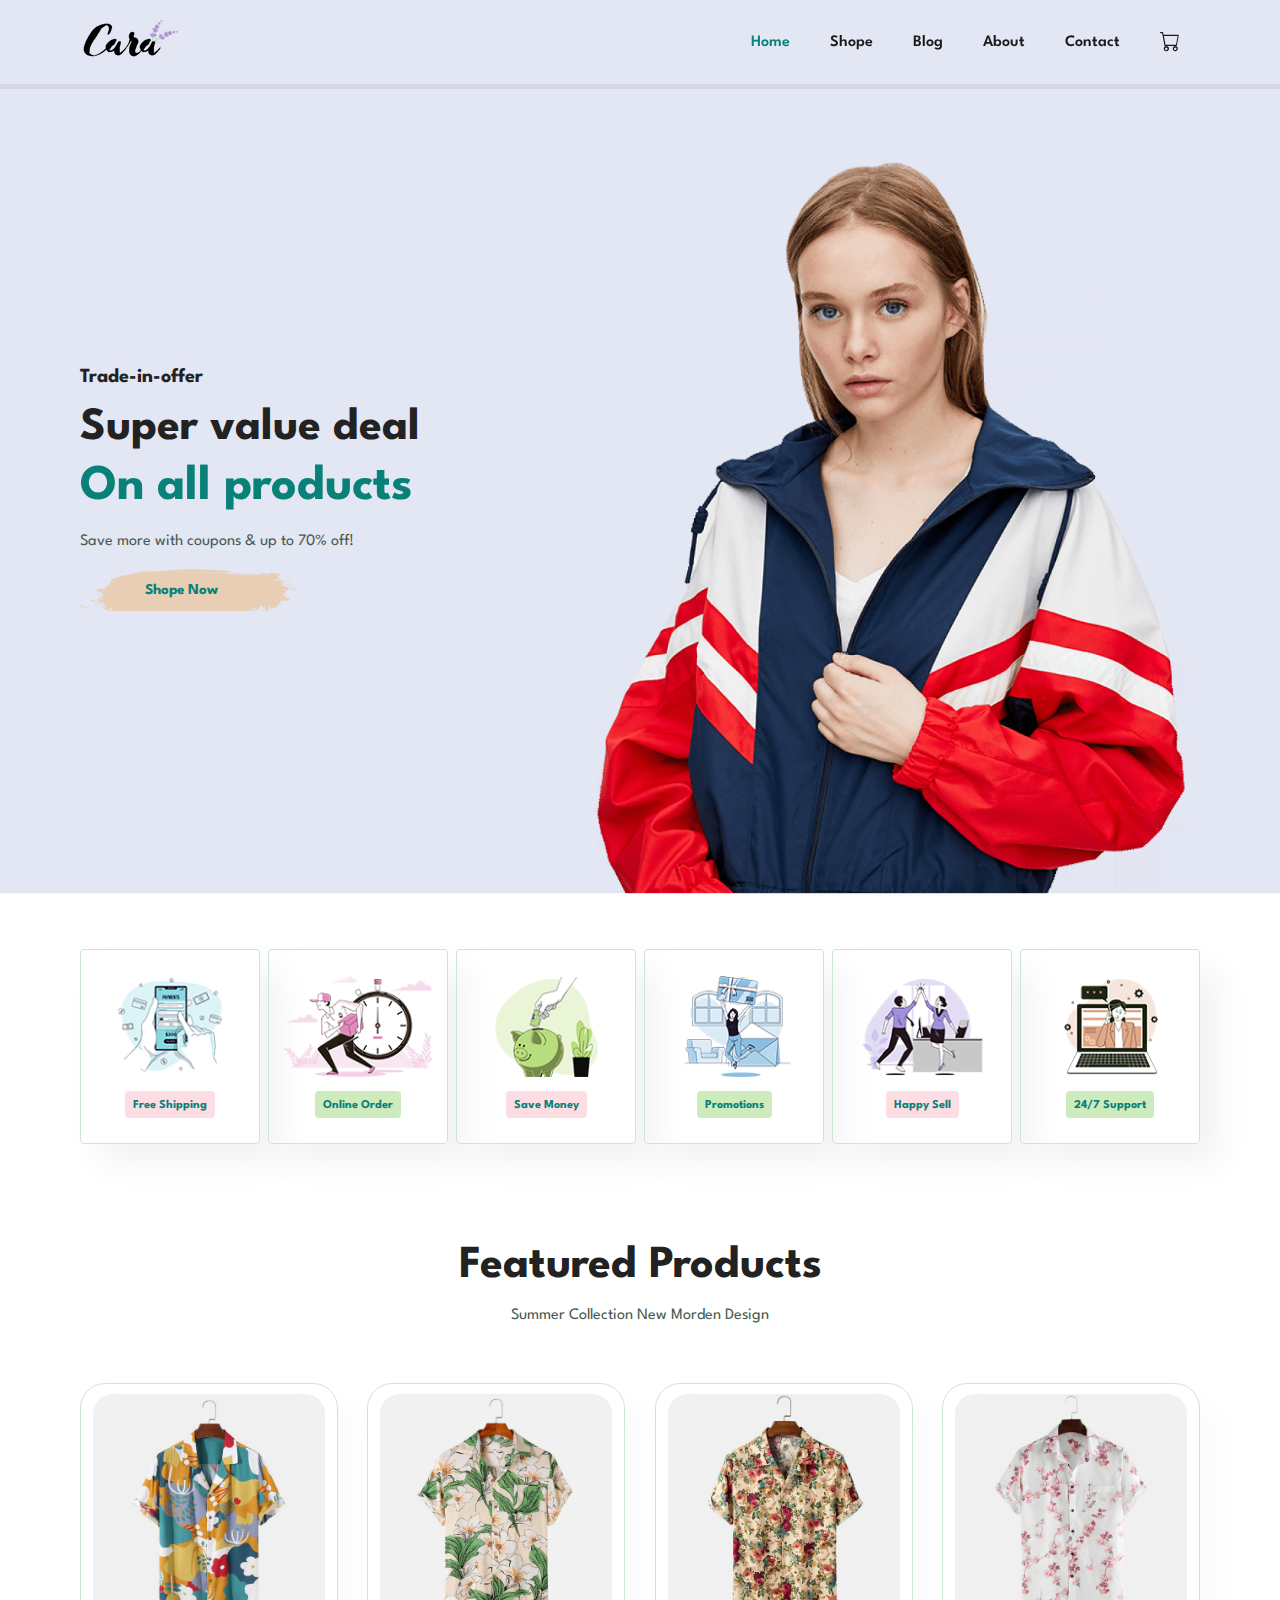
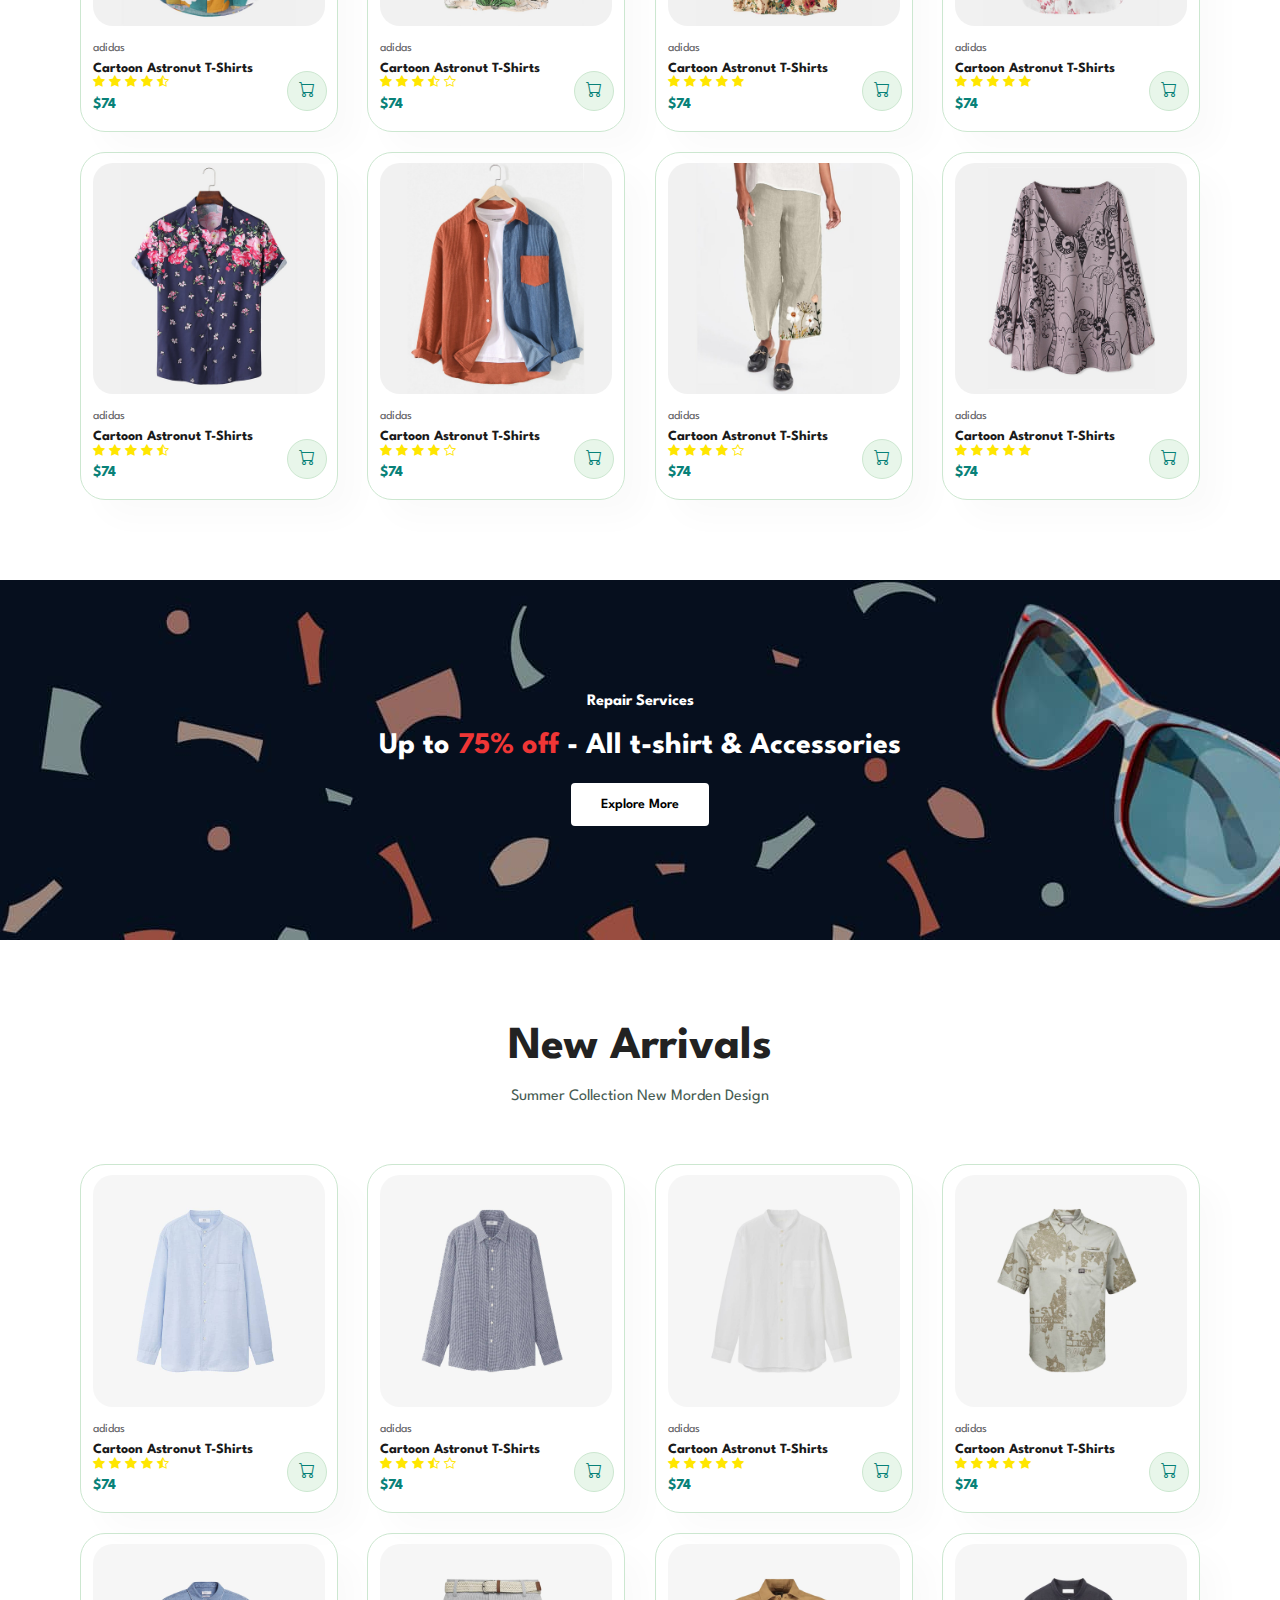
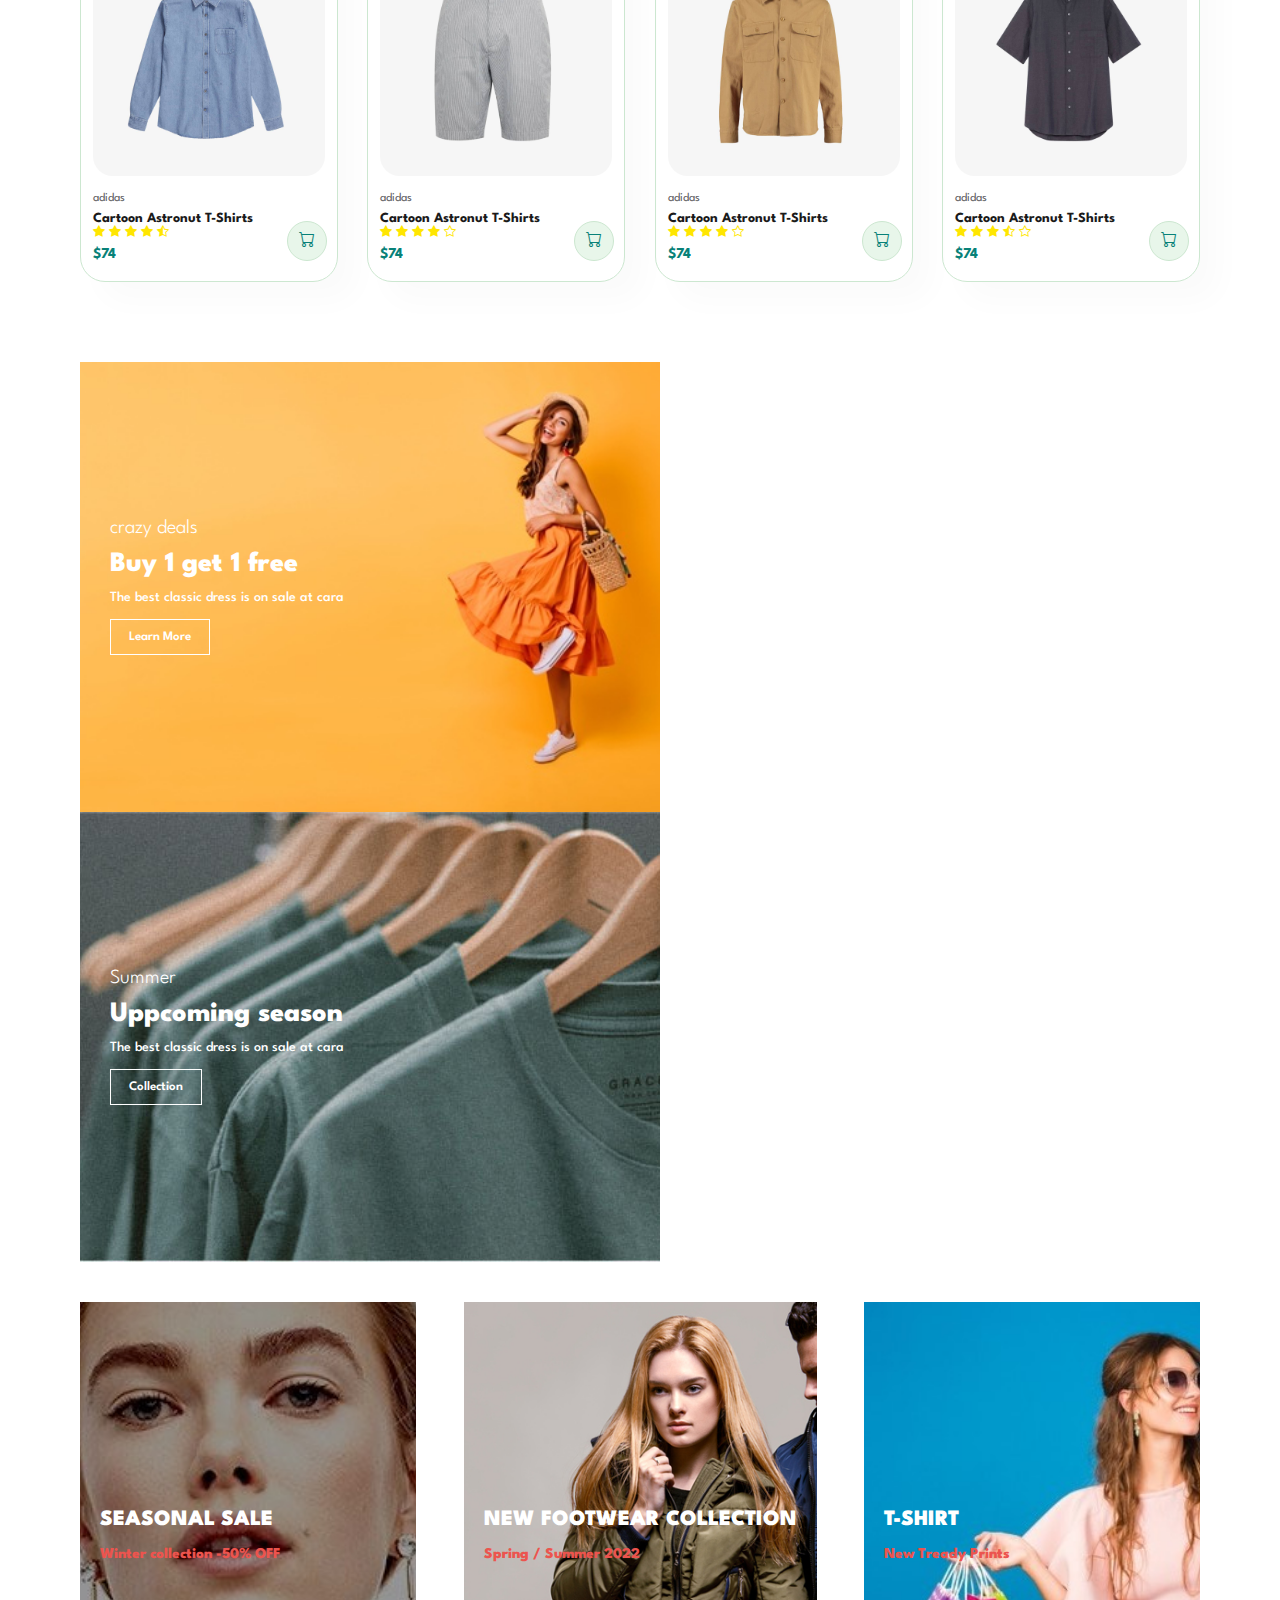
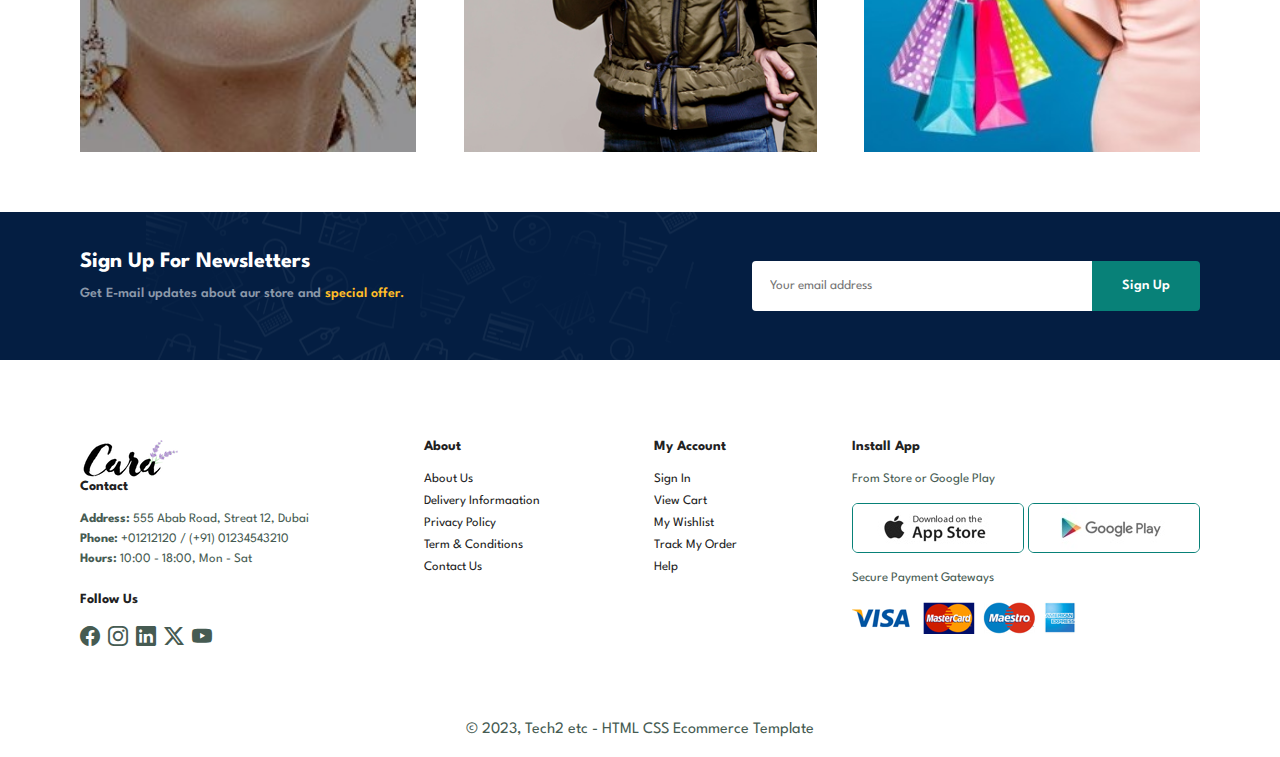
<file: index.html>
<!DOCTYPE html>
<html lang="en">

    <head>
        <meta charset="UTF-8">
        <meta http-equiv="X-UA-Compatible" content="IE=edge">
        <meta name="viewport" content="width=device-width, initial-scale=1.0">
        <title>dukan</title>
        <link rel="stylesheet" href="https://cdn.jsdelivr.net/npm/bootstrap-icons@1.11.3/font/bootstrap-icons.min.css">

        <link rel="stylesheet" href="style.css">
    </head>

    <body>
        <section class="header">
            <a href=""><img src="img/logo.png" class="logo" alt="img"></a>
            <div>
                <ul class="navbar">
                    <li><a class="active" href="">Home</a></li>
                    <li><a href="shop.html">Shope</a></li>
                    <li><a href="blog.html">Blog</a></li>
                    <li><a href="about.html">About</a></li>
                    <li><a href="contact.html">Contact</a></li>
                    <li><a href="hcome"><i class="bi bi-cart cartt"></i></a></li>
                    <a href="#" class="close"><i class="bi bi-x-lg"></i></a>
                </ul>
            </div>
            <div class="mobile">
                <a href="hcome"><i class="bi bi-cart cartt"></i></a>
                <i id="bar" class="bi bi-list"></i>
            </div>
        </section>

        <section class="hero">
            <h4>Trade-in-offer</h4>
            <h2>Super value deal</h2>
            <h1>On all products</h1>
            <p>Save more with coupons & up to 70% off!</p>
            <button>Shope Now</button>
        </section>

        <section class="feature section-p1">
            <div class="fe-box">
                <img src="img/features/f1.png" alt="img">
                <h6>Free Shipping</h6>
            </div>
            <div class="fe-box">
                <img src="img/features/f2.png" alt="img">
                <h6>Online Order</h6>
            </div>
            <div class="fe-box">
                <img src="img/features/f3.png" alt="img">
                <h6>Save Money</h6>
            </div>
            <div class="fe-box">
                <img src="img/features/f4.png" alt="img">
                <h6>Promotions</h6>
            </div>
            <div class="fe-box">
                <img src="img/features/f5.png" alt="img">
                <h6>Happy Sell</h6>
            </div>
            <div class="fe-box">
                <img src="img/features/f6.png" alt="img">
                <h6>24/7 Support</h6>
            </div>
        </section>

        <section class="product1 section-p1">
            <h2>Featured Products</h2>
            <p>Summer Collection New Morden Design</p>
            <div class="pro-container">
                <div class="pro">
                    <img src="img/products/f1.jpg" alt="img">
                    <div class="des">
                        <span>adidas</span>
                        <h5>Cartoon Astronut T-Shirts</h5>
                        <div class="star">
                            <i class="bi bi-star-fill"></i>
                            <i class="bi bi-star-fill"></i>
                            <i class="bi bi-star-fill"></i>
                            <i class="bi bi-star-fill"></i>
                            <i class="bi bi-star-half"></i>
                            
                        </div>
                        <h4>$74</h4>
                    </div>
                    <a href="#"><i class="bi bi-cart cartt"></i></a>
                </div>
                <div class="pro">
                    <img src="img/products/f2.jpg" alt="img">
                    <div class="des">
                        <span>adidas</span>
                        <h5>Cartoon Astronut T-Shirts</h5>
                        <div class="star">
                            <i class="bi bi-star-fill"></i>
                            <i class="bi bi-star-fill"></i>
                            <i class="bi bi-star-fill"></i>
                            <i class="bi bi-star-half"></i>
                            <i class="bi bi-star"></i>
                            
                        </div>
                        <h4>$74</h4>
                    </div>
                    <a href="#"><i class="bi bi-cart cartt"></i></a>
                </div>
                <div class="pro">
                    <img src="img/products/f3.jpg" alt="img">
                    <div class="des">
                        <span>adidas</span>
                        <h5>Cartoon Astronut T-Shirts</h5>
                        <div class="star">
                            <i class="bi bi-star-fill"></i>
                            <i class="bi bi-star-fill"></i>
                            <i class="bi bi-star-fill"></i>
                            <i class="bi bi-star-fill"></i>
                            <i class="bi bi-star-fill"></i>
                            
                            
                        </div>
                        <h4>$74</h4>
                    </div>
                    <a href="#"><i class="bi bi-cart cartt"></i></a>
                </div>
                <div class="pro">
                    <img src="img/products/f4.jpg" alt="img">
                    <div class="des">
                        <span>adidas</span>
                        <h5>Cartoon Astronut T-Shirts</h5>
                        <div class="star">
                            <i class="bi bi-star-fill"></i>
                            <i class="bi bi-star-fill"></i>
                            <i class="bi bi-star-fill"></i>
                            <i class="bi bi-star-fill"></i>
                            <i class="bi bi-star-fill"></i>
                            
                        </div>
                        <h4>$74</h4>
                    </div>
                    <a href="#"><i class="bi bi-cart cartt"></i></a>
                </div>
                <div class="pro">
                    <img src="img/products/f5.jpg" alt="img">
                    <div class="des">
                        <span>adidas</span>
                        <h5>Cartoon Astronut T-Shirts</h5>
                        <div class="star">
                            <i class="bi bi-star-fill"></i>
                            <i class="bi bi-star-fill"></i>
                            <i class="bi bi-star-fill"></i>
                            <i class="bi bi-star-fill"></i>
                            <i class="bi bi-star-half"></i>
                            
                        </div>
                        <h4>$74</h4>
                    </div>
                    <a href="#"><i class="bi bi-cart cartt"></i></a>
                </div>
                <div class="pro">
                    <img src="img/products/f6.jpg" alt="img">
                    <div class="des">
                        <span>adidas</span>
                        <h5>Cartoon Astronut T-Shirts</h5>
                        <div class="star">
                            <i class="bi bi-star-fill"></i>
                            <i class="bi bi-star-fill"></i>
                            <i class="bi bi-star-fill"></i>
                            <i class="bi bi-star-fill"></i>
                            <i class="bi bi-star"></i>
                            
                        </div>
                        <h4>$74</h4>
                    </div>
                    <a href="#"><i class="bi bi-cart cartt"></i></a>
                </div>
                <div class="pro">
                    <img src="img/products/f7.jpg" alt="img">
                    <div class="des">
                        <span>adidas</span>
                        <h5>Cartoon Astronut T-Shirts</h5>
                        <div class="star">
                            <i class="bi bi-star-fill"></i>
                            <i class="bi bi-star-fill"></i>
                            <i class="bi bi-star-fill"></i>
                            <i class="bi bi-star-fill"></i>
                            <i class="bi bi-star"></i>
                            
                        </div>
                        <h4>$74</h4>
                    </div>
                    <a href="#"><i class="bi bi-cart cartt"></i></a>
                </div>
                <div class="pro">
                    <img src="img/products/f8.jpg" alt="img">
                    <div class="des">
                        <span>adidas</span>
                        <h5>Cartoon Astronut T-Shirts</h5>
                        <div class="star">
                            <i class="bi bi-star-fill"></i>
                            <i class="bi bi-star-fill"></i>
                            <i class="bi bi-star-fill"></i>
                            <i class="bi bi-star-fill"></i>
                            <i class="bi bi-star-fill"></i>
                            
                        </div>
                        <h4>$74</h4>
                    </div>
                    <a href="#"><i class="bi bi-cart cartt"></i></a>
                </div>
            </div>
        </section>

        <section class="banner section-m1">
            <h4>Repair Services</h4>
            <h2>Up to <span>75% off</span> - All t-shirt & Accessories</h2>
            <button class="normal">Explore More</button>
        </section>

        <section class="product1 section-p1">
            <h2>New Arrivals</h2>
            <p>Summer Collection New Morden Design</p>
            <div class="pro-container">
                <div class="pro">
                    <img src="img/products/n1.jpg" alt="img">
                    <div class="des">
                        <span>adidas</span>
                        <h5>Cartoon Astronut T-Shirts</h5>
                        <div class="star">
                            <i class="bi bi-star-fill"></i>
                            <i class="bi bi-star-fill"></i>
                            <i class="bi bi-star-fill"></i>
                            <i class="bi bi-star-fill"></i>
                            <i class="bi bi-star-half"></i>
                            
                        </div>
                        <h4>$74</h4>
                    </div>
                    <a href="#"><i class="bi bi-cart cartt"></i></a>
                </div>
                <div class="pro">
                    <img src="img/products/n2.jpg" alt="img">
                    <div class="des">
                        <span>adidas</span>
                        <h5>Cartoon Astronut T-Shirts</h5>
                        <div class="star">
                            <i class="bi bi-star-fill"></i>
                            <i class="bi bi-star-fill"></i>
                            <i class="bi bi-star-fill"></i>
                            <i class="bi bi-star-half"></i>
                            <i class="bi bi-star"></i>
                            
                        </div>
                        <h4>$74</h4>
                    </div>
                    <a href="#"><i class="bi bi-cart cartt"></i></a>
                </div>
                <div class="pro">
                    <img src="img/products/n3.jpg" alt="img">
                    <div class="des">
                        <span>adidas</span>
                        <h5>Cartoon Astronut T-Shirts</h5>
                        <div class="star">
                            <i class="bi bi-star-fill"></i>
                            <i class="bi bi-star-fill"></i>
                            <i class="bi bi-star-fill"></i>
                            <i class="bi bi-star-fill"></i>
                            <i class="bi bi-star-fill"></i>
                            
                            
                        </div>
                        <h4>$74</h4>
                    </div>
                    <a href="#"><i class="bi bi-cart cartt"></i></a>
                </div>
                <div class="pro">
                    <img src="img/products/n4.jpg" alt="img">
                    <div class="des">
                        <span>adidas</span>
                        <h5>Cartoon Astronut T-Shirts</h5>
                        <div class="star">
                            <i class="bi bi-star-fill"></i>
                            <i class="bi bi-star-fill"></i>
                            <i class="bi bi-star-fill"></i>
                            <i class="bi bi-star-fill"></i>
                            <i class="bi bi-star-fill"></i>
                            
                        </div>
                        <h4>$74</h4>
                    </div>
                    <a href="#"><i class="bi bi-cart cartt"></i></a>
                </div>
                <div class="pro">
                    <img src="img/products/n5.jpg" alt="img">
                    <div class="des">
                        <span>adidas</span>
                        <h5>Cartoon Astronut T-Shirts</h5>
                        <div class="star">
                            <i class="bi bi-star-fill"></i>
                            <i class="bi bi-star-fill"></i>
                            <i class="bi bi-star-fill"></i>
                            <i class="bi bi-star-fill"></i>
                            <i class="bi bi-star-half"></i>
                            
                        </div>
                        <h4>$74</h4>
                    </div>
                    <a href="#"><i class="bi bi-cart cartt"></i></a>
                </div>
                <div class="pro">
                    <img src="img/products/n6.jpg" alt="img">
                    <div class="des">
                        <span>adidas</span>
                        <h5>Cartoon Astronut T-Shirts</h5>
                        <div class="star">
                            <i class="bi bi-star-fill"></i>
                            <i class="bi bi-star-fill"></i>
                            <i class="bi bi-star-fill"></i>
                            <i class="bi bi-star-fill"></i>
                            <i class="bi bi-star"></i>
                            
                        </div>
                        <h4>$74</h4>
                    </div>
                    <a href="#"><i class="bi bi-cart cartt"></i></a>
                </div>
                <div class="pro">
                    <img src="img/products/n7.jpg" alt="img">
                    <div class="des">
                        <span>adidas</span>
                        <h5>Cartoon Astronut T-Shirts</h5>
                        <div class="star">
                            <i class="bi bi-star-fill"></i>
                            <i class="bi bi-star-fill"></i>
                            <i class="bi bi-star-fill"></i>
                            <i class="bi bi-star-fill"></i>
                            <i class="bi bi-star"></i>
                            
                        </div>
                        <h4>$74</h4>
                    </div>
                    <a href="#"><i class="bi bi-cart cartt"></i></a>
                </div>
                <div class="pro">
                    <img src="img/products/n8.jpg" alt="img">
                    <div class="des">
                        <span>adidas</span>
                        <h5>Cartoon Astronut T-Shirts</h5>
                        <div class="star">
                            <i class="bi bi-star-fill"></i>
                            <i class="bi bi-star-fill"></i>
                            <i class="bi bi-star-fill"></i>
                            <i class="bi bi-star-half"></i>
                            <i class="bi bi-star"></i>
                            
                        </div>
                        <h4>$74</h4>
                    </div>
                    <a href="#"><i class="bi bi-cart cartt"></i></a>
                </div>
            </div>
        </section>

        <section class="sm-banner section-p1">
            <div class="banner-box">
                <h4>crazy deals</h4>
                <h2>Buy 1 get 1 free</h2>
                <span>The best classic dress is on sale at cara</span>
                <button class="white">Learn More</button>
            </div>
            <div class="banner-box banner-box2">
                <h4>Summer</h4>
                <h2>Uppcoming season</h2>
                <span>The best classic dress is on sale at cara</span>
                <button class="white">Collection</button>
            </div>
        </section>

        <section class="banner3">
            <div class="banner-box">
                <h2>SEASONAL SALE</h2>
                <h3>Winter collection -50% OFF</h3>
            </div>
            <div class="banner-box banner-box2">
                <h2>NEW FOOTWEAR COLLECTION</h2>
                <h3>Spring / Summer 2022</h3>
            </div>
            <div class="banner-box banner-box3">
                <h2>T-SHIRT</h2>
                <h3>New Tready Prints</h3>
            </div>
        </section>

        <section class="newsletter section-p1 section-m1">
            <div class="newstext">
                <h4>Sign Up For Newsletters</h4>
                <p>Get E-mail updates about aur store and  <span>special offer.</span></p>
            </div>
            <div class="form">
                <input type="text" placeholder="Your email address" id="">
                <button class="normal">Sign Up</button>
            </div>
        </section>

        <footer class="section-p1">
            <div class="col">
                <img src="img/logo.png" alt="">
                <h4>Contact</h4>
                <p><strong>Address:</strong> 555 Abab Road, Streat 12, Dubai</p>
                <p><strong>Phone:</strong> +01212120 / (+91) 01234543210</p>
                <p><strong>Hours:</strong> 10:00 - 18:00, Mon - Sat</p>
                <div class="follow">
                    <h4>Follow Us</h4>
                    <div class="icon">
                        <i class="bi bi-facebook"></i>
                        <i class="bi bi-instagram"></i>
                        <i class="bi bi-linkedin"></i>
                        <i class="bi bi-twitter-x"></i>
                        <i class="bi bi-youtube"></i>
                    </div>
                </div>
            </div>

            <div class="col">
                <h4>About</h4>
                <a href="">About Us</a>
                <a href="">Delivery Informaation</a>
                <a href="">Privacy Policy</a>
                <a href="">Term & Conditions</a>
                <a href="">Contact Us</a>
            </div>

            <div class="col">
                <h4>My Account</h4>
                <a href="">Sign In</a>
                <a href="">View Cart</a>
                <a href="">My Wishlist</a>
                <a href="">Track My Order</a>
                <a href="">Help</a>
            </div>

            <div class="col install">
                <h4>Install App</h4>
                <p>From Store or Google Play</p>
                <div class="row">
                    <img src="img/pay/app.jpg" alt="">
                    <img src="img/pay/play.jpg" alt="">
                </div>
                <p>Secure Payment Gateways</p>
                <img src="img/pay/pay.png" alt="">
            </div>

        </footer>
        <div class="copyright">
            <p>&copy 2023, Tech2 etc - HTML CSS Ecommerce Template</p>
        </div>

        <script src="script.js"></script>
    </body>
</html>
</file>
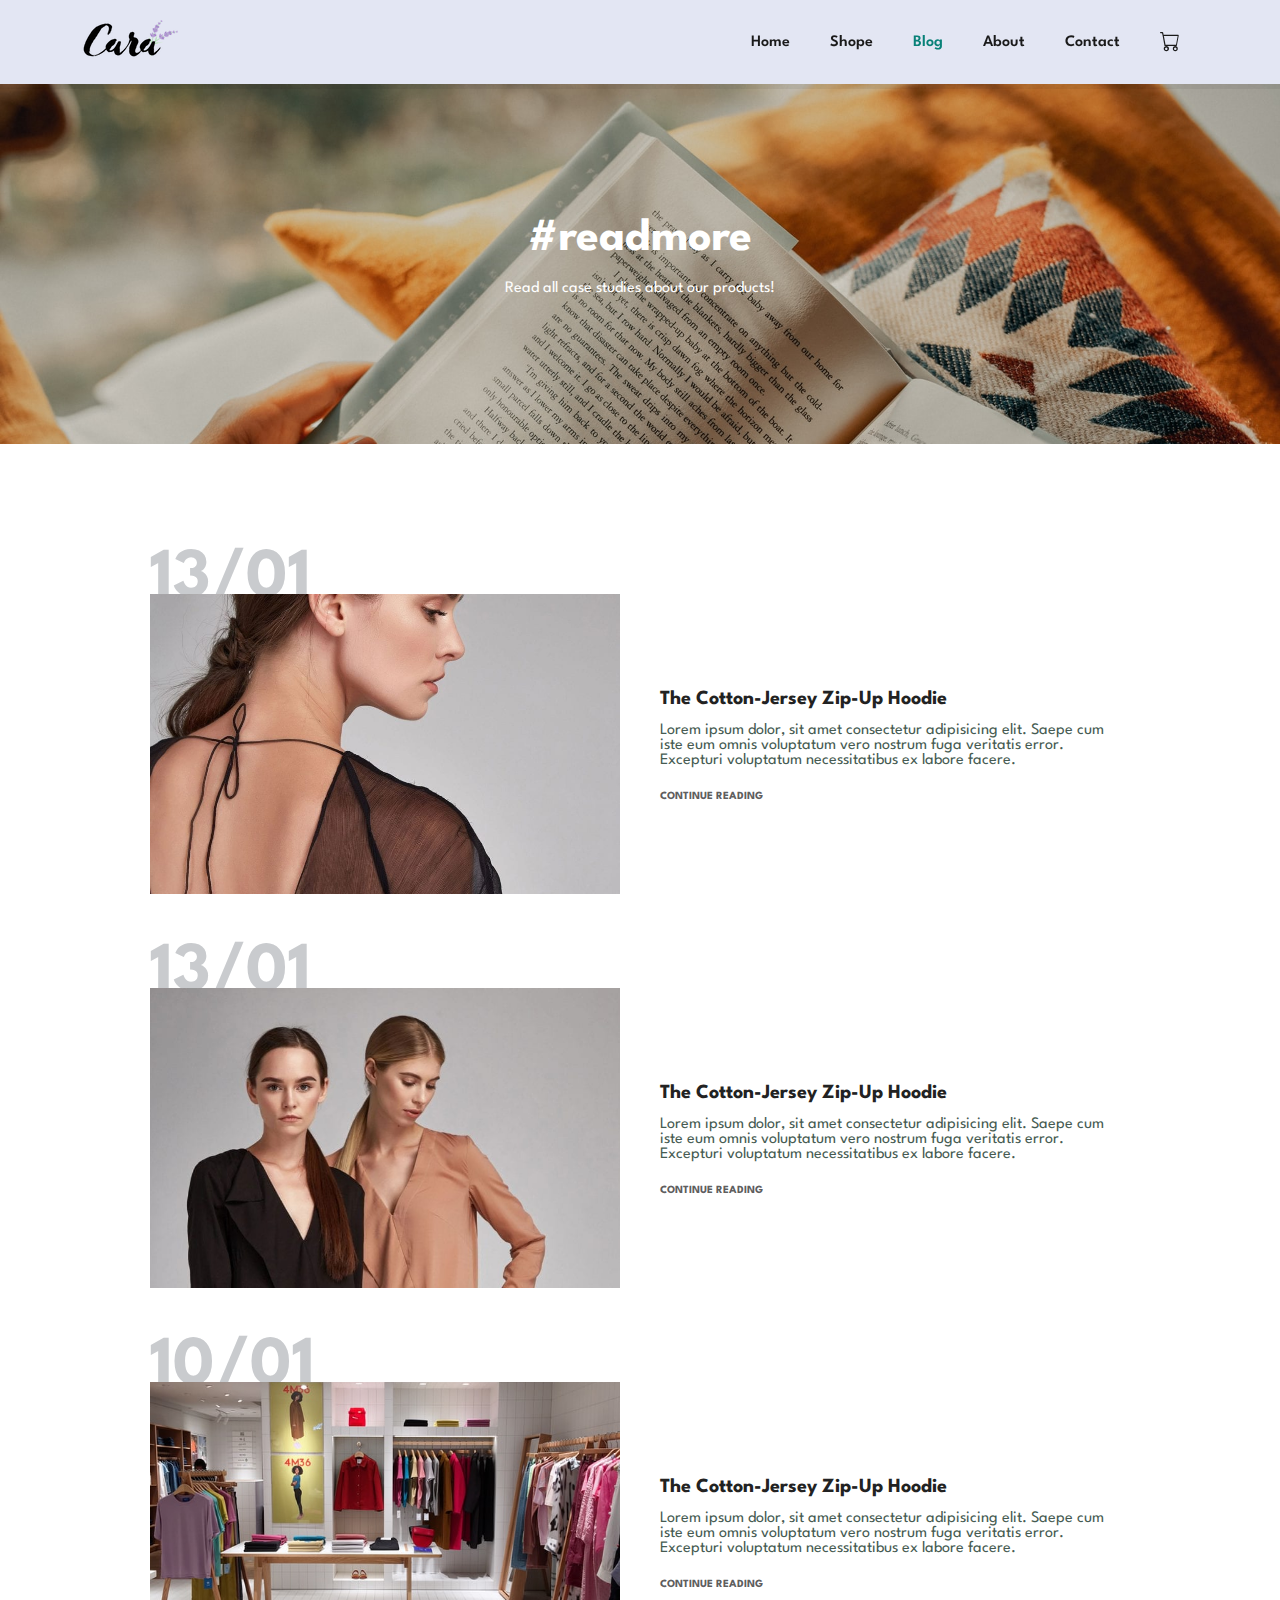
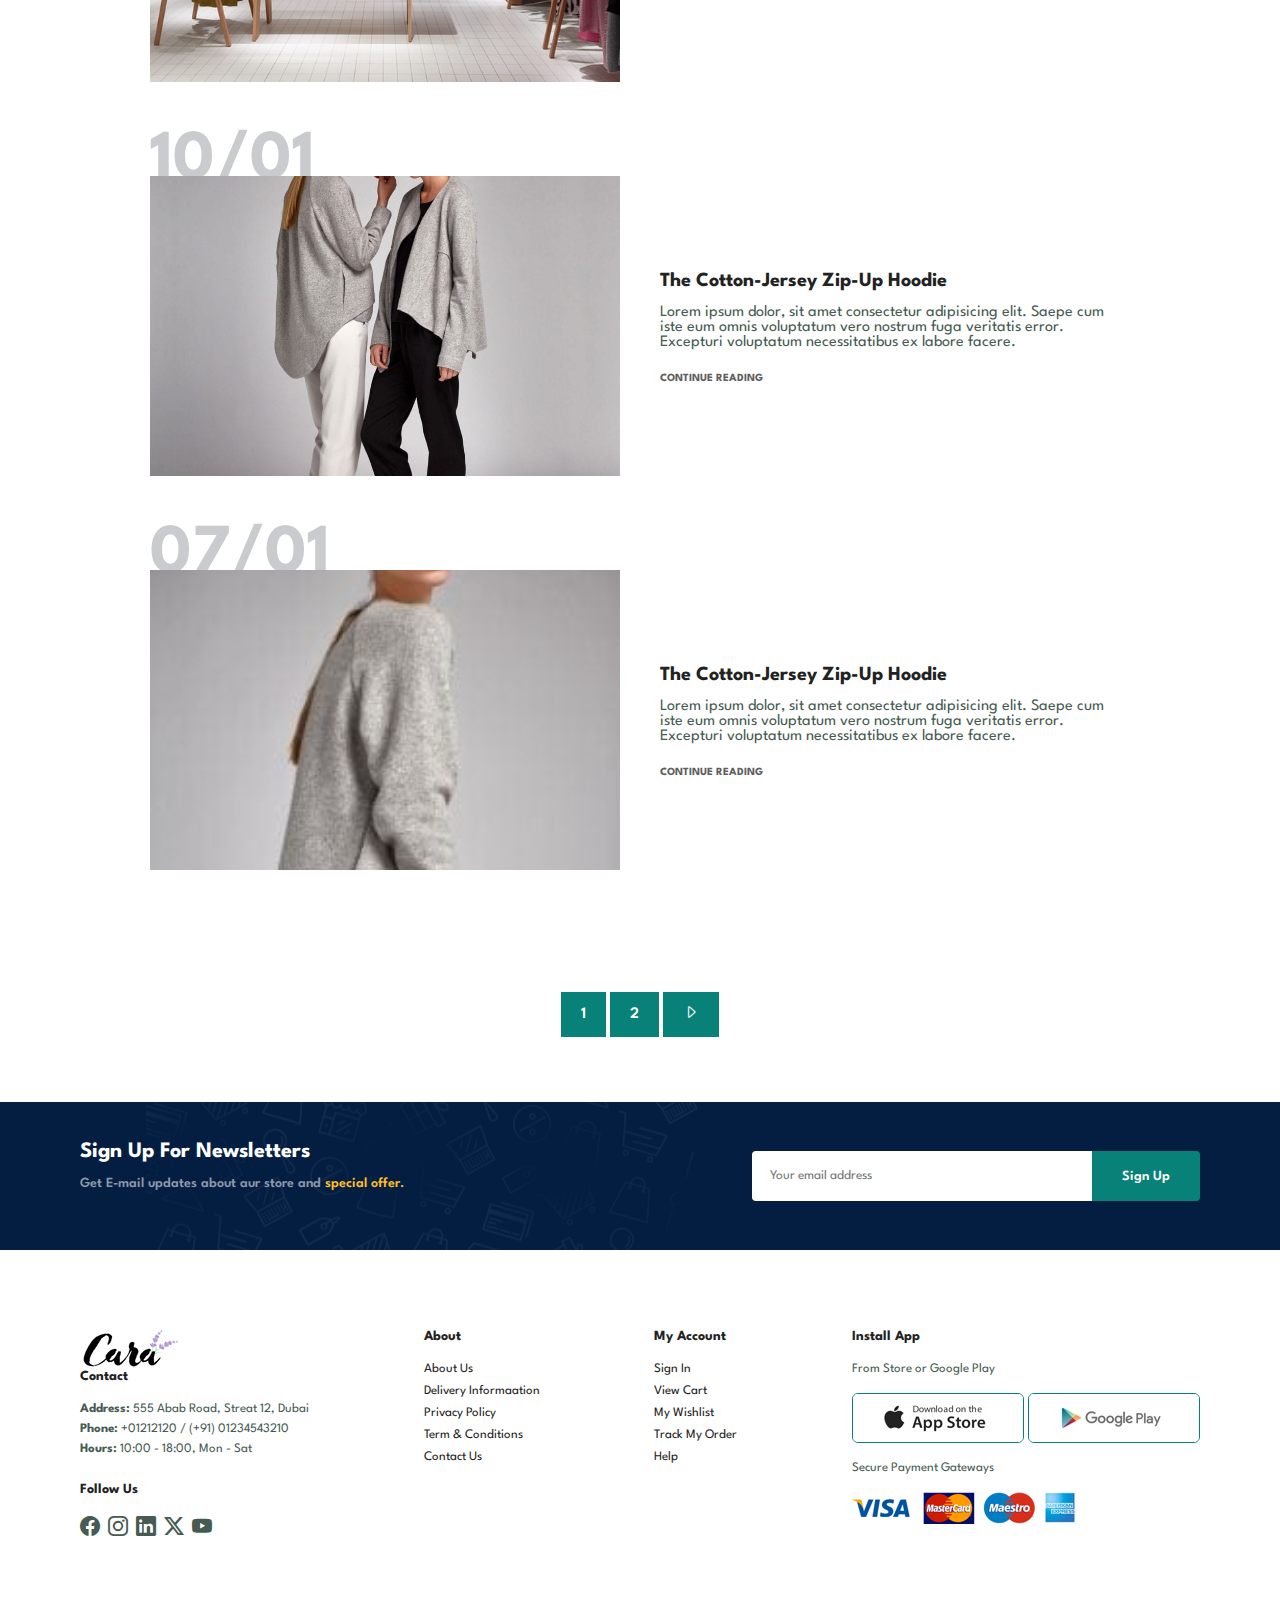
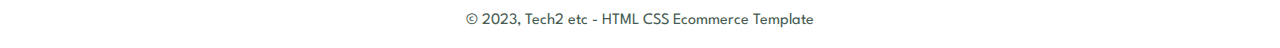
<file: blog.html>
<!DOCTYPE html>
<html lang="en">

    <head>
        <meta charset="UTF-8">
        <meta http-equiv="X-UA-Compatible" content="IE=edge">
        <meta name="viewport" content="width=device-width, initial-scale=1.0">
        <title>blog</title>
        <link rel="stylesheet" href="https://cdn.jsdelivr.net/npm/bootstrap-icons@1.11.3/font/bootstrap-icons.min.css">
        <link rel="stylesheet" href="style.css">
    </head>

    <body>

        <section class="header">
            <a href=""><img src="img/logo.png" class="logo" alt="img"></a>
            <div>
                <ul class="navbar">
                    <li><a href="">Home</a></li>
                    <li><a href="shop.html">Shope</a></li>
                    <li><a class="active" href="blog.html">Blog</a></li>
                    <li><a href="about.html">About</a></li>
                    <li><a href="contact.html">Contact</a></li>
                    <li><a href="hcome"><i class="bi bi-cart cartt"></i></a></li>
                </ul>
            </div>
            <div class="mobile">
                <a href="hcome"><i class="bi bi-cart cartt"></i></a>
                <i id="bar" class="bi bi-list"></i>
            </div>
        </section>

        <section class="page-header blog-header">
            <h2>#readmore</h2>
            <p>Read all case studies about our products!</p>
        </section>

        <section class="blog">
            <div class="blog-box">
                <div class="blog-img">
                    <img src="img/blog/b1.jpg" alt="">
                </div>
                <div class="blog-details">
                    <h4>The Cotton-Jersey Zip-Up Hoodie</h4>
                    <p>Lorem ipsum dolor, sit amet consectetur adipisicing elit. Saepe cum iste eum omnis voluptatum vero nostrum fuga veritatis error. Excepturi voluptatum necessitatibus ex labore facere.</p>
                    <a href="#">CONTINUE READING</a>
                </div>
                <h1>13/01</h1>
            </div>
            <div class="blog-box">
                <div class="blog-img">
                    <img src="img/blog/b2.jpg" alt="">
                </div>
                <div class="blog-details">
                    <h4>The Cotton-Jersey Zip-Up Hoodie</h4>
                    <p>Lorem ipsum dolor, sit amet consectetur adipisicing elit. Saepe cum iste eum omnis voluptatum vero nostrum fuga veritatis error. Excepturi voluptatum necessitatibus ex labore facere.</p>
                    <a href="#">CONTINUE READING</a>
                </div>
                <h1>13/01</h1>
            </div>
            <div class="blog-box">
                <div class="blog-img">
                    <img src="img/blog/b3.jpg" alt="">
                </div>
                <div class="blog-details">
                    <h4>The Cotton-Jersey Zip-Up Hoodie</h4>
                    <p>Lorem ipsum dolor, sit amet consectetur adipisicing elit. Saepe cum iste eum omnis voluptatum vero nostrum fuga veritatis error. Excepturi voluptatum necessitatibus ex labore facere.</p>
                    <a href="#">CONTINUE READING</a>
                </div>
                <h1>10/01</h1>
            </div>
            <div class="blog-box">
                <div class="blog-img">
                    <img src="img/blog/b4.jpg" alt="">
                </div>
                <div class="blog-details">
                    <h4>The Cotton-Jersey Zip-Up Hoodie</h4>
                    <p>Lorem ipsum dolor, sit amet consectetur adipisicing elit. Saepe cum iste eum omnis voluptatum vero nostrum fuga veritatis error. Excepturi voluptatum necessitatibus ex labore facere.</p>
                    <a href="#">CONTINUE READING</a>
                </div>
                <h1>10/01</h1>
            </div>
            <div class="blog-box">
                <div class="blog-img">
                    <img src="img/blog/b5.jpg" alt="">
                </div>
                <div class="blog-details">
                    <h4>The Cotton-Jersey Zip-Up Hoodie</h4>
                    <p>Lorem ipsum dolor, sit amet consectetur adipisicing elit. Saepe cum iste eum omnis voluptatum vero nostrum fuga veritatis error. Excepturi voluptatum necessitatibus ex labore facere.</p>
                    <a href="#">CONTINUE READING</a>
                </div>
                <h1>07/01</h1>
            </div>
        </section>

        <section class="pagination section-p1">
            <a href="#">1</a>
            <a href="#">2</a>
            <a href="#"><i class="bi bi-caret-right"></i></a>
        </section>

        <section class="newsletter section-p1 section-m1">
            <div class="newstext">
                <h4>Sign Up For Newsletters</h4>
                <p>Get E-mail updates about aur store and  <span>special offer.</span></p>
            </div>
            <div class="form">
                <input type="text" placeholder="Your email address" id="">
                <button class="normal">Sign Up</button>
            </div>
        </section>

        <footer class="section-p1">
            <div class="col">
                <img src="img/logo.png" alt="">
                <h4>Contact</h4>
                <p><strong>Address:</strong> 555 Abab Road, Streat 12, Dubai</p>
                <p><strong>Phone:</strong> +01212120 / (+91) 01234543210</p>
                <p><strong>Hours:</strong> 10:00 - 18:00, Mon - Sat</p>
                <div class="follow">
                    <h4>Follow Us</h4>
                    <div class="icon">
                        <i class="bi bi-facebook"></i>
                        <i class="bi bi-instagram"></i>
                        <i class="bi bi-linkedin"></i>
                        <i class="bi bi-twitter-x"></i>
                        <i class="bi bi-youtube"></i>
                    </div>
                </div>
            </div>

            <div class="col">
                <h4>About</h4>
                <a href="">About Us</a>
                <a href="">Delivery Informaation</a>
                <a href="">Privacy Policy</a>
                <a href="">Term & Conditions</a>
                <a href="">Contact Us</a>
            </div>

            <div class="col">
                <h4>My Account</h4>
                <a href="">Sign In</a>
                <a href="">View Cart</a>
                <a href="">My Wishlist</a>
                <a href="">Track My Order</a>
                <a href="">Help</a>
            </div>

            <div class="col install">
                <h4>Install App</h4>
                <p>From Store or Google Play</p>
                <div class="row">
                    <img src="img/pay/app.jpg" alt="">
                    <img src="img/pay/play.jpg" alt="">
                </div>
                <p>Secure Payment Gateways</p>
                <img src="img/pay/pay.png" alt="">
            </div>

        </footer>
        <div class="copyright">
            <p>&copy 2023, Tech2 etc - HTML CSS Ecommerce Template</p>
        </div>

        <script src="script.js"></script>
    </body>

</html>
</file>
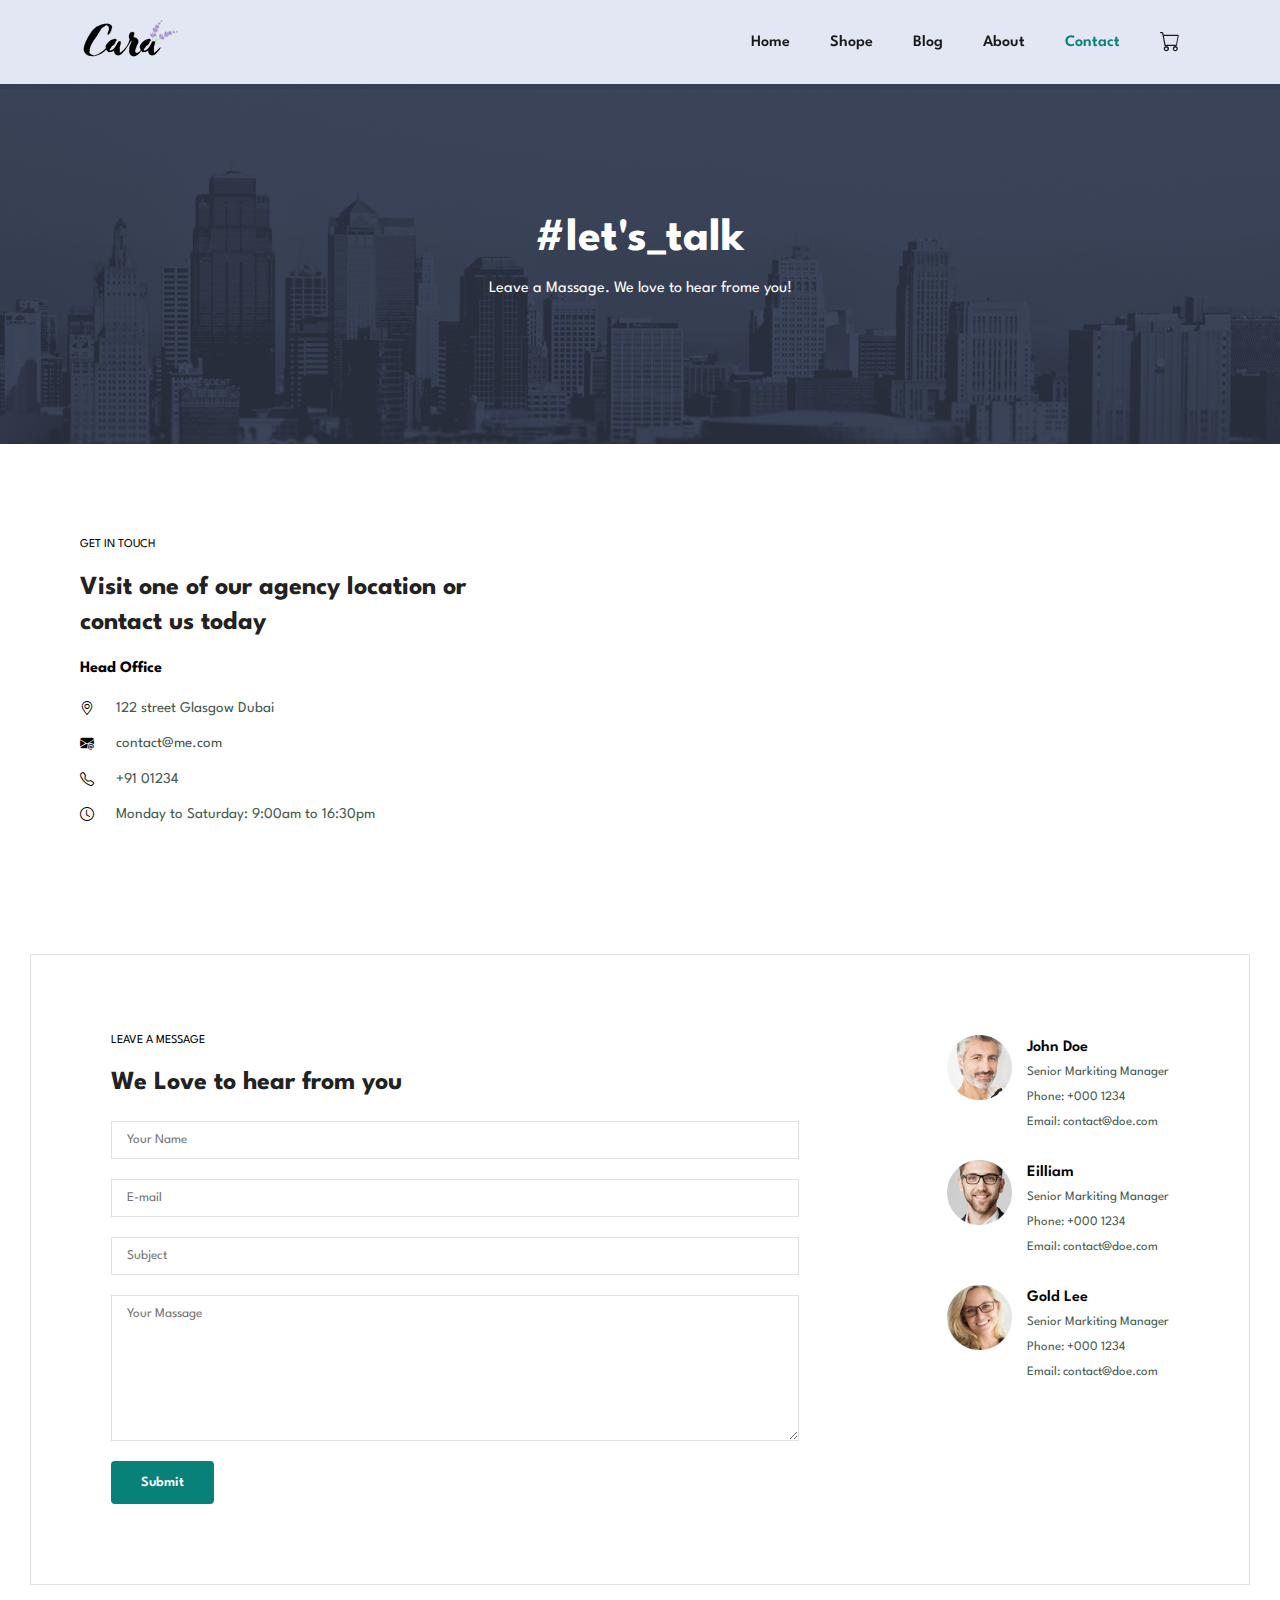
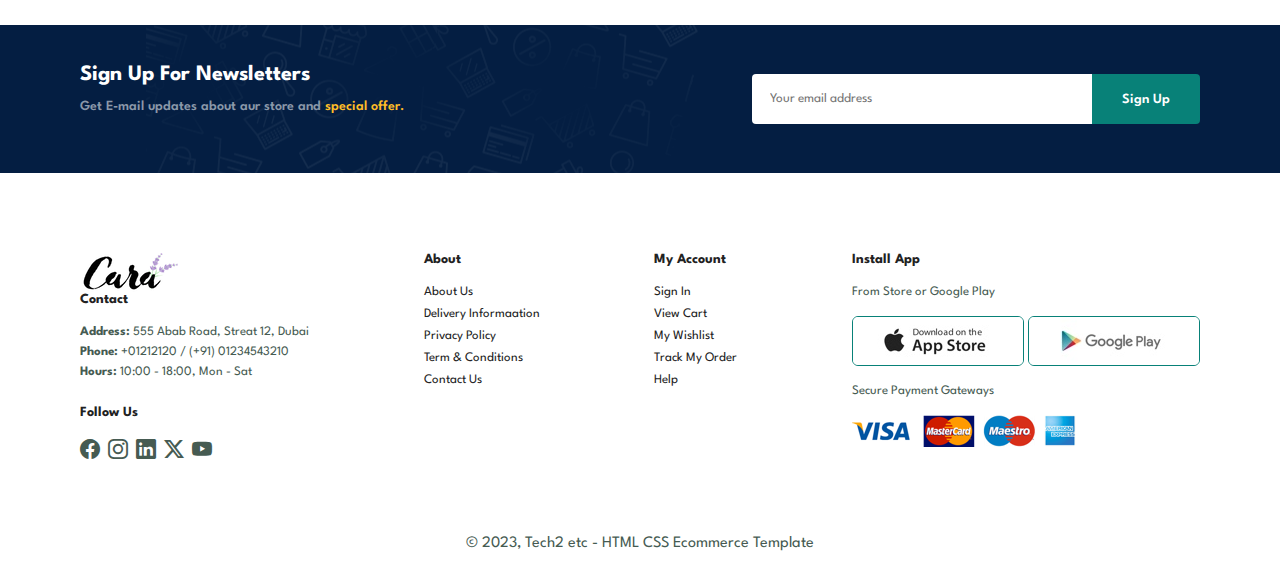
<file: contact.html>
<!DOCTYPE html>
<html lang="en">

    <head>
        <meta charset="UTF-8">
        <meta http-equiv="X-UA-Compatible" content="IE=edge">
        <meta name="viewport" content="width=device-width, initial-scale=1.0">
        <title>Contact Us</title>
        <link rel="stylesheet" href="https://cdn.jsdelivr.net/npm/bootstrap-icons@1.11.3/font/bootstrap-icons.min.css">
        <link rel="stylesheet" href="style.css">
    </head>

    <body>

        <section class="header">
            <a href=""><img src="img/logo.png" class="logo" alt="img"></a>
            <div>
                <ul class="navbar">
                    <li><a href="">Home</a></li>
                    <li><a href="shop.html">Shope</a></li>
                    <li><a href="blog.html">Blog</a></li>
                    <li><a href="about.html">About</a></li>
                    <li><a class="active" href="contact.html">Contact</a></li>
                    <li><a href="hcome"><i class="bi bi-cart cartt"></i></a></li>
                </ul>
            </div>
            <div class="mobile">
                <a href="hcome"><i class="bi bi-cart cartt"></i></a>
                <i id="bar" class="bi bi-list"></i>
            </div>
        </section>

        <section class="page-header about-header">
            <h2>#let's_talk</h2>
            <p>Leave a Massage. We love to hear frome you!</p>
        </section>

       <section class="contact-details section-p1">
        <div class="details">
            <span>GET IN TOUCH</span>
            <h2>Visit one of our agency location or contact us today</h2>
            <h3>Head Office</h3>
            <div>
                <li>
                    <i class="bi bi-geo-alt"></i>
                    <p>122 street Glasgow Dubai</p>
                </li>
                <li>
                    <i class="bi bi-envelope-at-fill"></i>
                    <p>contact@me.com</p>
                </li>
                <li>
                    <i class="bi bi-telephone"></i>
                    <p>+91 01234</p>
                </li>
                <li>
                    <i class="bi bi-clock"></i>
                    <p>Monday to Saturday: 9:00am to 16:30pm</p>
                </li>
            </div>
        </div>
        <div class="map">
            <iframe src="https://www.google.com/maps/embed?pb=!1m18!1m12!1m3!1d3502.5620636511594!2d77.22950969999998!3d28.612912000000016!2m3!1f0!2f0!3f0!3m2!1i1024!2i768!4f13.1!3m3!1m2!1s0x390ce2daa9eb4d0b%3A0x717971125923e5d!2sIndia%20Gate!5e0!3m2!1sen!2sin!4v1708947847583!5m2!1sen!2sin" width="600" height="450" style="border:0;" allowfullscreen="" loading="lazy" referrerpolicy="no-referrer-when-downgrade"></iframe>
        </div>
       </section>

       <section class="form-details">
        <form action="">
            <span>LEAVE A MESSAGE</span>
            <h2>We Love to hear from you</h2>
            <input type="text" placeholder="Your Name">
            <input type="text" placeholder="E-mail">
            <input type="text" placeholder="Subject">
            <textarea name="" id="" cols="30" rows="10" placeholder="Your Massage"></textarea>
            <button class="normal">Submit</button>
        </form>

        <div class="people">
            <div>
                <img src="img/people/1.png" alt="">
                <p><span>John Doe </span>Senior Markiting Manager <br>Phone: +000 1234 <br>Email: contact@doe.com</p>
            </div>
            <div>
                <img src="img/people/2.png" alt="">
                <p><span>Eilliam </span>Senior Markiting Manager <br>Phone: +000 1234 <br>Email: contact@doe.com</p>
            </div>
            <div>
                <img src="img/people/3.png" alt="">
                <p><span>Gold Lee </span>Senior Markiting Manager <br>Phone: +000 1234 <br>Email: contact@doe.com</p>
            </div>
        </div>
       </section>

        <section class="newsletter section-p1 section-m1">
            <div class="newstext">
                <h4>Sign Up For Newsletters</h4>
                <p>Get E-mail updates about aur store and  <span>special offer.</span></p>
            </div>
            <div class="form">
                <input type="text" placeholder="Your email address" id="">
                <button class="normal">Sign Up</button>
            </div>
        </section>

        <footer class="section-p1">
            <div class="col">
                <img src="img/logo.png" alt="">
                <h4>Contact</h4>
                <p><strong>Address:</strong> 555 Abab Road, Streat 12, Dubai</p>
                <p><strong>Phone:</strong> +01212120 / (+91) 01234543210</p>
                <p><strong>Hours:</strong> 10:00 - 18:00, Mon - Sat</p>
                <div class="follow">
                    <h4>Follow Us</h4>
                    <div class="icon">
                        <i class="bi bi-facebook"></i>
                        <i class="bi bi-instagram"></i>
                        <i class="bi bi-linkedin"></i>
                        <i class="bi bi-twitter-x"></i>
                        <i class="bi bi-youtube"></i>
                    </div>
                </div>
            </div>

            <div class="col">
                <h4>About</h4>
                <a href="">About Us</a>
                <a href="">Delivery Informaation</a>
                <a href="">Privacy Policy</a>
                <a href="">Term & Conditions</a>
                <a href="">Contact Us</a>
            </div>

            <div class="col">
                <h4>My Account</h4>
                <a href="">Sign In</a>
                <a href="">View Cart</a>
                <a href="">My Wishlist</a>
                <a href="">Track My Order</a>
                <a href="">Help</a>
            </div>

            <div class="col install">
                <h4>Install App</h4>
                <p>From Store or Google Play</p>
                <div class="row">
                    <img src="img/pay/app.jpg" alt="">
                    <img src="img/pay/play.jpg" alt="">
                </div>
                <p>Secure Payment Gateways</p>
                <img src="img/pay/pay.png" alt="">
            </div>

        </footer>
        <div class="copyright">
            <p>&copy 2023, Tech2 etc - HTML CSS Ecommerce Template</p>
        </div>

        <script src="script.js"></script>
    </body>

</html>
</file>
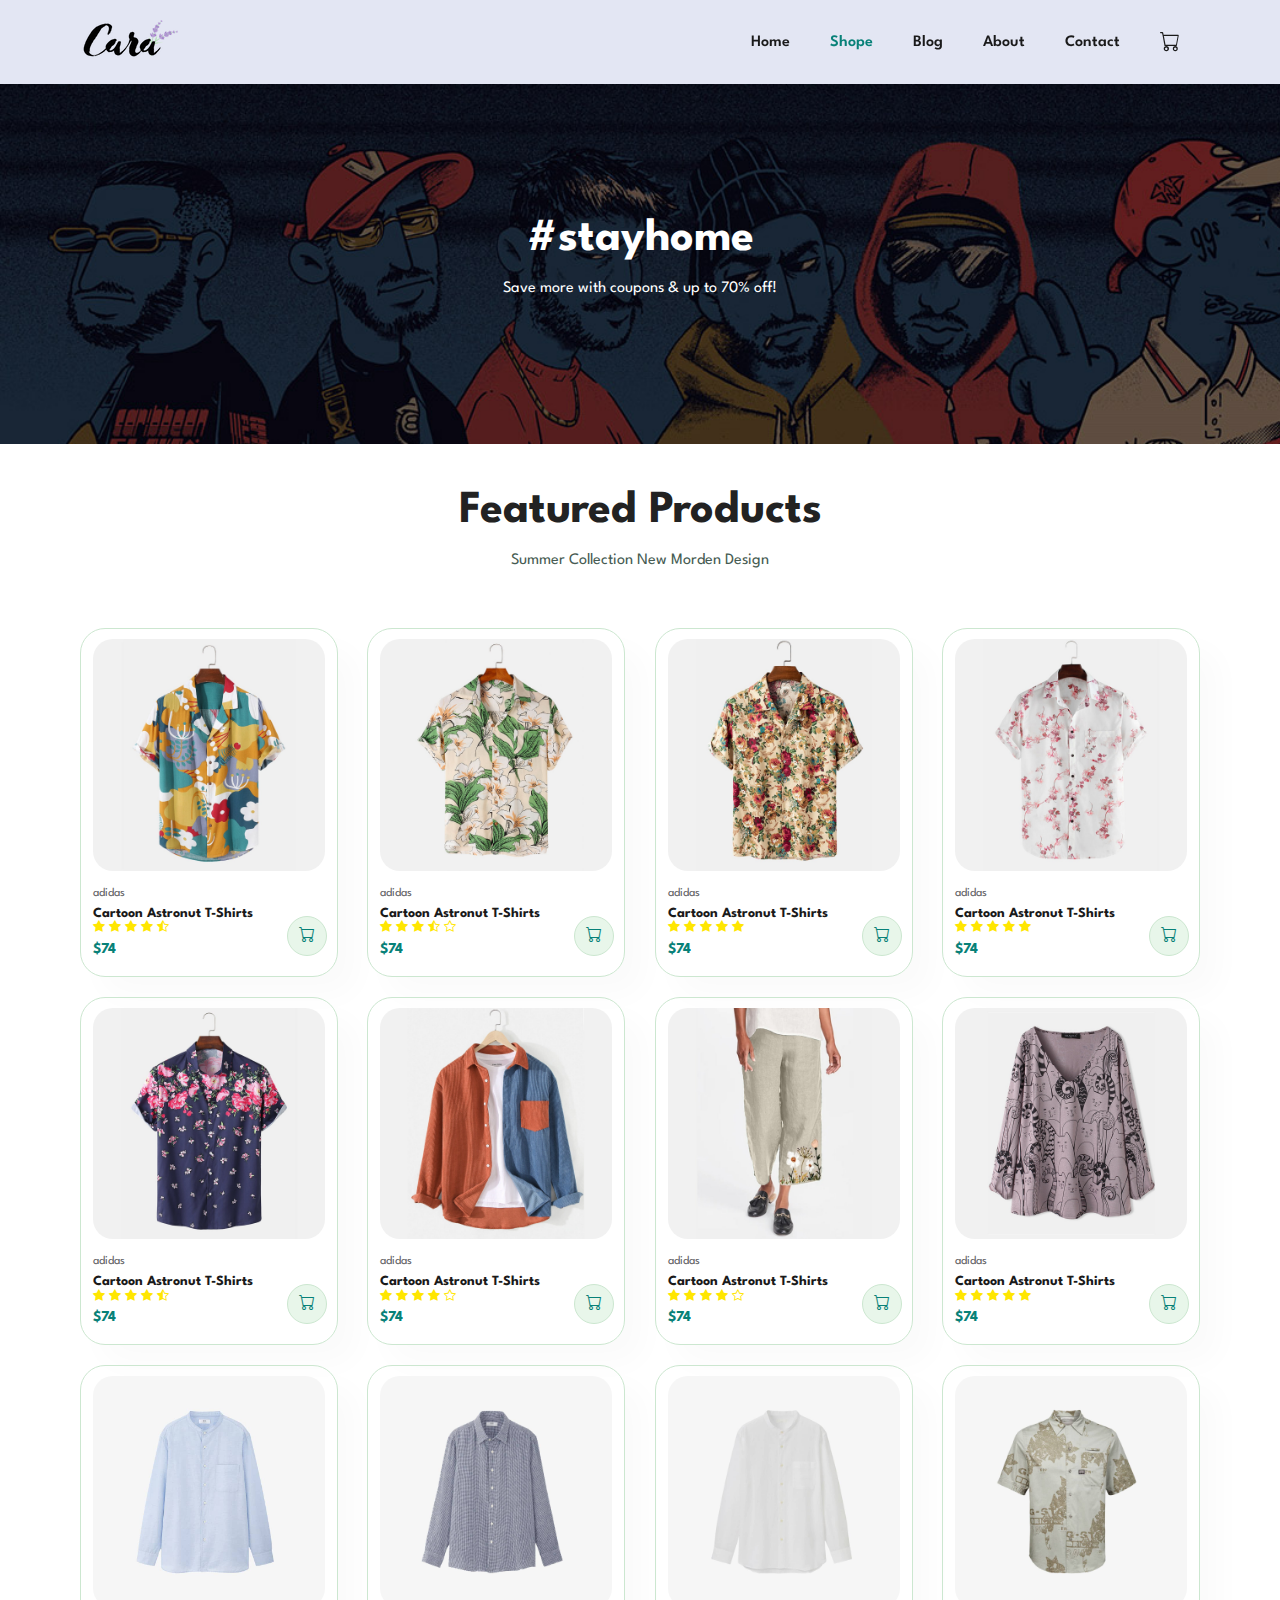
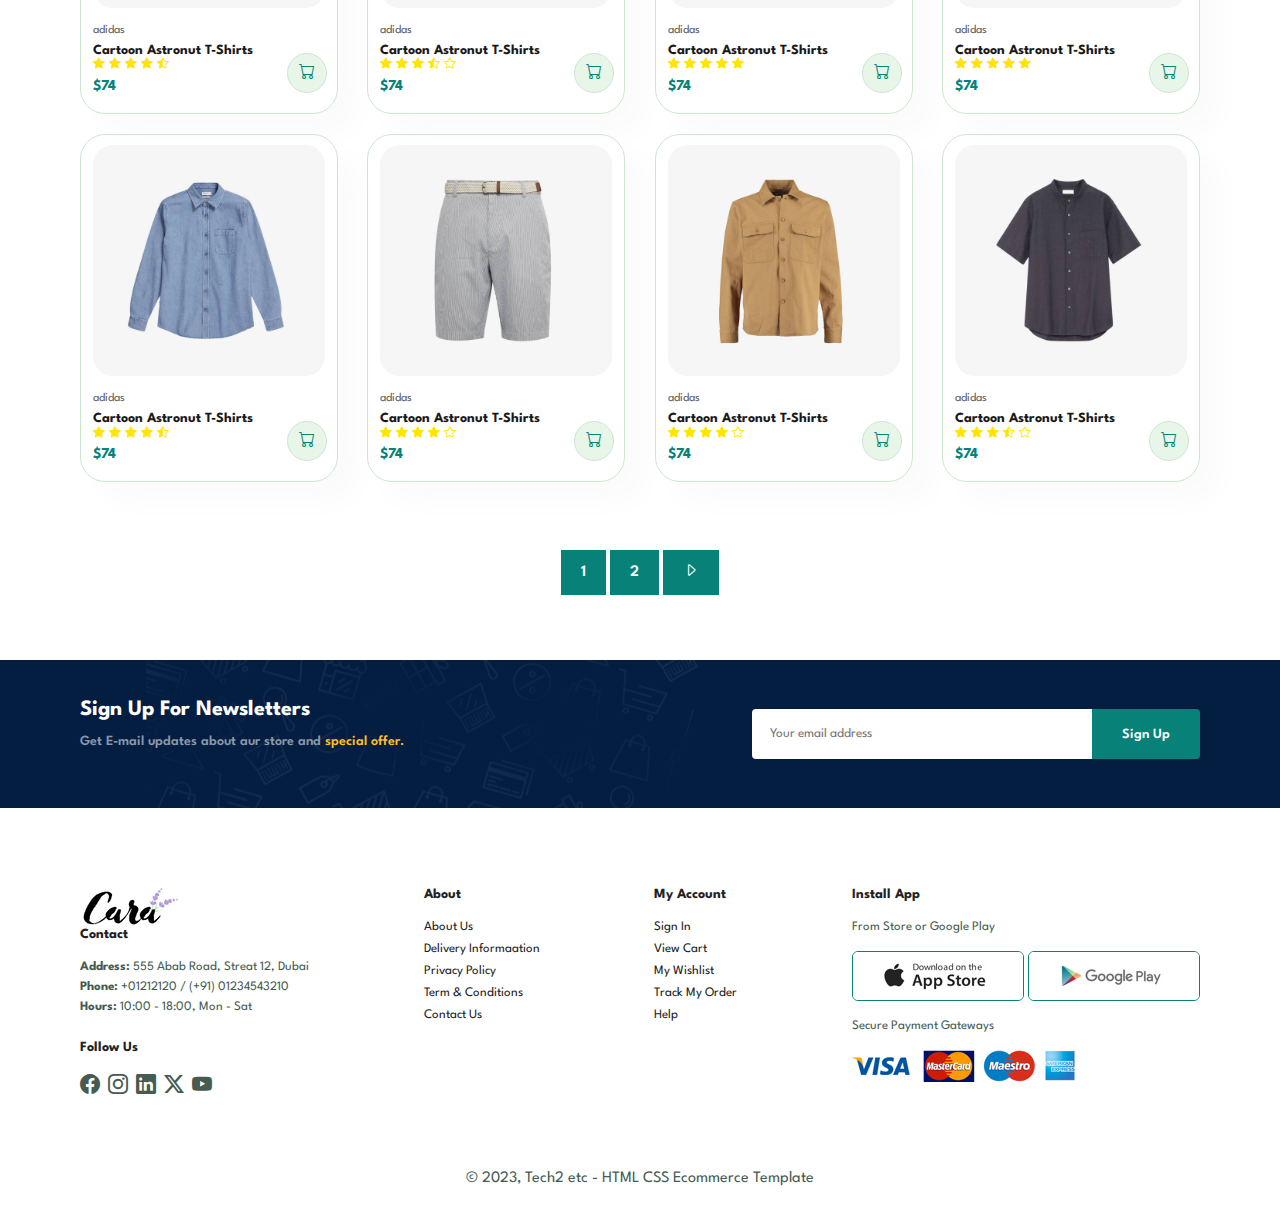
<file: shop.html>
<!DOCTYPE html>
<html lang="en">

    <head>
        <meta charset="UTF-8">
        <meta http-equiv="X-UA-Compatible" content="IE=edge">
        <meta name="viewport" content="width=device-width, initial-scale=1.0">
        <title>shop</title>
        <link rel="stylesheet" href="https://cdn.jsdelivr.net/npm/bootstrap-icons@1.11.3/font/bootstrap-icons.min.css">
        <link rel="stylesheet" href="style.css">
    </head>

    <body>

        <section class="header">
            <a href=""><img src="img/logo.png" class="logo" alt="img"></a>
            <div>
                <ul class="navbar">
                    <li><a href="">Home</a></li>
                    <li><a class="active" href="shop.html">Shope</a></li>
                    <li><a href="blog.html">Blog</a></li>
                    <li><a href="about.html">About</a></li>
                    <li><a href="contact.html">Contact</a></li>
                    <li><a href="hcome"><i class="bi bi-cart cartt"></i></a></li>
                </ul>
            </div>
            <div class="mobile">
                <a href="hcome"><i class="bi bi-cart cartt"></i></a>
                <i id="bar" class="bi bi-list"></i>
            </div>
        </section>

        <section class="page-header">
            <h2>#stayhome</h2>
            <p>Save more with coupons & up to 70% off!</p>
        </section>

        <section class="product1 section-p1">
            <h2>Featured Products</h2>
            <p>Summer Collection New Morden Design</p>
            <div class="pro-container">
                <div class="pro" onclick="window.location.href='sproduct.html'">
                    <img src="img/products/f1.jpg" alt="img">
                    <div class="des">
                        <span>adidas</span>
                        <h5>Cartoon Astronut T-Shirts</h5>
                        <div class="star">
                            <i class="bi bi-star-fill"></i>
                            <i class="bi bi-star-fill"></i>
                            <i class="bi bi-star-fill"></i>
                            <i class="bi bi-star-fill"></i>
                            <i class="bi bi-star-half"></i>
                            
                        </div>
                        <h4>$74</h4>
                    </div>
                    <a href="#"><i class="bi bi-cart cartt"></i></a>
                </div>
                <div class="pro">
                    <img src="img/products/f2.jpg" alt="img">
                    <div class="des">
                        <span>adidas</span>
                        <h5>Cartoon Astronut T-Shirts</h5>
                        <div class="star">
                            <i class="bi bi-star-fill"></i>
                            <i class="bi bi-star-fill"></i>
                            <i class="bi bi-star-fill"></i>
                            <i class="bi bi-star-half"></i>
                            <i class="bi bi-star"></i>
                            
                        </div>
                        <h4>$74</h4>
                    </div>
                    <a href="#"><i class="bi bi-cart cartt"></i></a>
                </div>
                <div class="pro">
                    <img src="img/products/f3.jpg" alt="img">
                    <div class="des">
                        <span>adidas</span>
                        <h5>Cartoon Astronut T-Shirts</h5>
                        <div class="star">
                            <i class="bi bi-star-fill"></i>
                            <i class="bi bi-star-fill"></i>
                            <i class="bi bi-star-fill"></i>
                            <i class="bi bi-star-fill"></i>
                            <i class="bi bi-star-fill"></i>
                            
                            
                        </div>
                        <h4>$74</h4>
                    </div>
                    <a href="#"><i class="bi bi-cart cartt"></i></a>
                </div>
                <div class="pro">
                    <img src="img/products/f4.jpg" alt="img">
                    <div class="des">
                        <span>adidas</span>
                        <h5>Cartoon Astronut T-Shirts</h5>
                        <div class="star">
                            <i class="bi bi-star-fill"></i>
                            <i class="bi bi-star-fill"></i>
                            <i class="bi bi-star-fill"></i>
                            <i class="bi bi-star-fill"></i>
                            <i class="bi bi-star-fill"></i>
                            
                        </div>
                        <h4>$74</h4>
                    </div>
                    <a href="#"><i class="bi bi-cart cartt"></i></a>
                </div>
                <div class="pro">
                    <img src="img/products/f5.jpg" alt="img">
                    <div class="des">
                        <span>adidas</span>
                        <h5>Cartoon Astronut T-Shirts</h5>
                        <div class="star">
                            <i class="bi bi-star-fill"></i>
                            <i class="bi bi-star-fill"></i>
                            <i class="bi bi-star-fill"></i>
                            <i class="bi bi-star-fill"></i>
                            <i class="bi bi-star-half"></i>
                            
                        </div>
                        <h4>$74</h4>
                    </div>
                    <a href="#"><i class="bi bi-cart cartt"></i></a>
                </div>
                <div class="pro">
                    <img src="img/products/f6.jpg" alt="img">
                    <div class="des">
                        <span>adidas</span>
                        <h5>Cartoon Astronut T-Shirts</h5>
                        <div class="star">
                            <i class="bi bi-star-fill"></i>
                            <i class="bi bi-star-fill"></i>
                            <i class="bi bi-star-fill"></i>
                            <i class="bi bi-star-fill"></i>
                            <i class="bi bi-star"></i>
                            
                        </div>
                        <h4>$74</h4>
                    </div>
                    <a href="#"><i class="bi bi-cart cartt"></i></a>
                </div>
                <div class="pro">
                    <img src="img/products/f7.jpg" alt="img">
                    <div class="des">
                        <span>adidas</span>
                        <h5>Cartoon Astronut T-Shirts</h5>
                        <div class="star">
                            <i class="bi bi-star-fill"></i>
                            <i class="bi bi-star-fill"></i>
                            <i class="bi bi-star-fill"></i>
                            <i class="bi bi-star-fill"></i>
                            <i class="bi bi-star"></i>
                            
                        </div>
                        <h4>$74</h4>
                    </div>
                    <a href="#"><i class="bi bi-cart cartt"></i></a>
                </div>
                <div class="pro">
                    <img src="img/products/f8.jpg" alt="img">
                    <div class="des">
                        <span>adidas</span>
                        <h5>Cartoon Astronut T-Shirts</h5>
                        <div class="star">
                            <i class="bi bi-star-fill"></i>
                            <i class="bi bi-star-fill"></i>
                            <i class="bi bi-star-fill"></i>
                            <i class="bi bi-star-fill"></i>
                            <i class="bi bi-star-fill"></i>
                            
                        </div>
                        <h4>$74</h4>
                    </div>
                    <a href="#"><i class="bi bi-cart cartt"></i></a>
                </div>
           
                <div class="pro">
                    <img src="img/products/n1.jpg" alt="img">
                    <div class="des">
                        <span>adidas</span>
                        <h5>Cartoon Astronut T-Shirts</h5>
                        <div class="star">
                            <i class="bi bi-star-fill"></i>
                            <i class="bi bi-star-fill"></i>
                            <i class="bi bi-star-fill"></i>
                            <i class="bi bi-star-fill"></i>
                            <i class="bi bi-star-half"></i>
                            
                        </div>
                        <h4>$74</h4>
                    </div>
                    <a href="#"><i class="bi bi-cart cartt"></i></a>
                </div>
                <div class="pro">
                    <img src="img/products/n2.jpg" alt="img">
                    <div class="des">
                        <span>adidas</span>
                        <h5>Cartoon Astronut T-Shirts</h5>
                        <div class="star">
                            <i class="bi bi-star-fill"></i>
                            <i class="bi bi-star-fill"></i>
                            <i class="bi bi-star-fill"></i>
                            <i class="bi bi-star-half"></i>
                            <i class="bi bi-star"></i>
                            
                        </div>
                        <h4>$74</h4>
                    </div>
                    <a href="#"><i class="bi bi-cart cartt"></i></a>
                </div>
                <div class="pro">
                    <img src="img/products/n3.jpg" alt="img">
                    <div class="des">
                        <span>adidas</span>
                        <h5>Cartoon Astronut T-Shirts</h5>
                        <div class="star">
                            <i class="bi bi-star-fill"></i>
                            <i class="bi bi-star-fill"></i>
                            <i class="bi bi-star-fill"></i>
                            <i class="bi bi-star-fill"></i>
                            <i class="bi bi-star-fill"></i>
                            
                            
                        </div>
                        <h4>$74</h4>
                    </div>
                    <a href="#"><i class="bi bi-cart cartt"></i></a>
                </div>
                <div class="pro">
                    <img src="img/products/n4.jpg" alt="img">
                    <div class="des">
                        <span>adidas</span>
                        <h5>Cartoon Astronut T-Shirts</h5>
                        <div class="star">
                            <i class="bi bi-star-fill"></i>
                            <i class="bi bi-star-fill"></i>
                            <i class="bi bi-star-fill"></i>
                            <i class="bi bi-star-fill"></i>
                            <i class="bi bi-star-fill"></i>
                            
                        </div>
                        <h4>$74</h4>
                    </div>
                    <a href="#"><i class="bi bi-cart cartt"></i></a>
                </div>
                <div class="pro">
                    <img src="img/products/n5.jpg" alt="img">
                    <div class="des">
                        <span>adidas</span>
                        <h5>Cartoon Astronut T-Shirts</h5>
                        <div class="star">
                            <i class="bi bi-star-fill"></i>
                            <i class="bi bi-star-fill"></i>
                            <i class="bi bi-star-fill"></i>
                            <i class="bi bi-star-fill"></i>
                            <i class="bi bi-star-half"></i>
                            
                        </div>
                        <h4>$74</h4>
                    </div>
                    <a href="#"><i class="bi bi-cart cartt"></i></a>
                </div>
                <div class="pro">
                    <img src="img/products/n6.jpg" alt="img">
                    <div class="des">
                        <span>adidas</span>
                        <h5>Cartoon Astronut T-Shirts</h5>
                        <div class="star">
                            <i class="bi bi-star-fill"></i>
                            <i class="bi bi-star-fill"></i>
                            <i class="bi bi-star-fill"></i>
                            <i class="bi bi-star-fill"></i>
                            <i class="bi bi-star"></i>
                            
                        </div>
                        <h4>$74</h4>
                    </div>
                    <a href="#"><i class="bi bi-cart cartt"></i></a>
                </div>
                <div class="pro">
                    <img src="img/products/n7.jpg" alt="img">
                    <div class="des">
                        <span>adidas</span>
                        <h5>Cartoon Astronut T-Shirts</h5>
                        <div class="star">
                            <i class="bi bi-star-fill"></i>
                            <i class="bi bi-star-fill"></i>
                            <i class="bi bi-star-fill"></i>
                            <i class="bi bi-star-fill"></i>
                            <i class="bi bi-star"></i>
                            
                        </div>
                        <h4>$74</h4>
                    </div>
                    <a href="#"><i class="bi bi-cart cartt"></i></a>
                </div>
                <div class="pro">
                    <img src="img/products/n8.jpg" alt="img">
                    <div class="des">
                        <span>adidas</span>
                        <h5>Cartoon Astronut T-Shirts</h5>
                        <div class="star">
                            <i class="bi bi-star-fill"></i>
                            <i class="bi bi-star-fill"></i>
                            <i class="bi bi-star-fill"></i>
                            <i class="bi bi-star-half"></i>
                            <i class="bi bi-star"></i>
                            
                        </div>
                        <h4>$74</h4>
                    </div>
                    <a href="#"><i class="bi bi-cart cartt"></i></a>
                </div>
            </div>
        </section>

        <section class="pagination section-p1">
            <a href="#">1</a>
            <a href="#">2</a>
            <a href="#"><i class="bi bi-caret-right"></i></a>
        </section>

        <section class="newsletter section-p1 section-m1">
            <div class="newstext">
                <h4>Sign Up For Newsletters</h4>
                <p>Get E-mail updates about aur store and  <span>special offer.</span></p>
            </div>
            <div class="form">
                <input type="text" placeholder="Your email address" id="">
                <button class="normal">Sign Up</button>
            </div>
        </section>

        <footer class="section-p1">
            <div class="col">
                <img src="img/logo.png" alt="">
                <h4>Contact</h4>
                <p><strong>Address:</strong> 555 Abab Road, Streat 12, Dubai</p>
                <p><strong>Phone:</strong> +01212120 / (+91) 01234543210</p>
                <p><strong>Hours:</strong> 10:00 - 18:00, Mon - Sat</p>
                <div class="follow">
                    <h4>Follow Us</h4>
                    <div class="icon">
                        <i class="bi bi-facebook"></i>
                        <i class="bi bi-instagram"></i>
                        <i class="bi bi-linkedin"></i>
                        <i class="bi bi-twitter-x"></i>
                        <i class="bi bi-youtube"></i>
                    </div>
                </div>
            </div>

            <div class="col">
                <h4>About</h4>
                <a href="">About Us</a>
                <a href="">Delivery Informaation</a>
                <a href="">Privacy Policy</a>
                <a href="">Term & Conditions</a>
                <a href="">Contact Us</a>
            </div>

            <div class="col">
                <h4>My Account</h4>
                <a href="">Sign In</a>
                <a href="">View Cart</a>
                <a href="">My Wishlist</a>
                <a href="">Track My Order</a>
                <a href="">Help</a>
            </div>

            <div class="col install">
                <h4>Install App</h4>
                <p>From Store or Google Play</p>
                <div class="row">
                    <img src="img/pay/app.jpg" alt="">
                    <img src="img/pay/play.jpg" alt="">
                </div>
                <p>Secure Payment Gateways</p>
                <img src="img/pay/pay.png" alt="">
            </div>

        </footer>
        <div class="copyright">
            <p>&copy 2023, Tech2 etc - HTML CSS Ecommerce Template</p>
        </div>

        <script src="script.js"></script>
    </body>

</html>
</file>
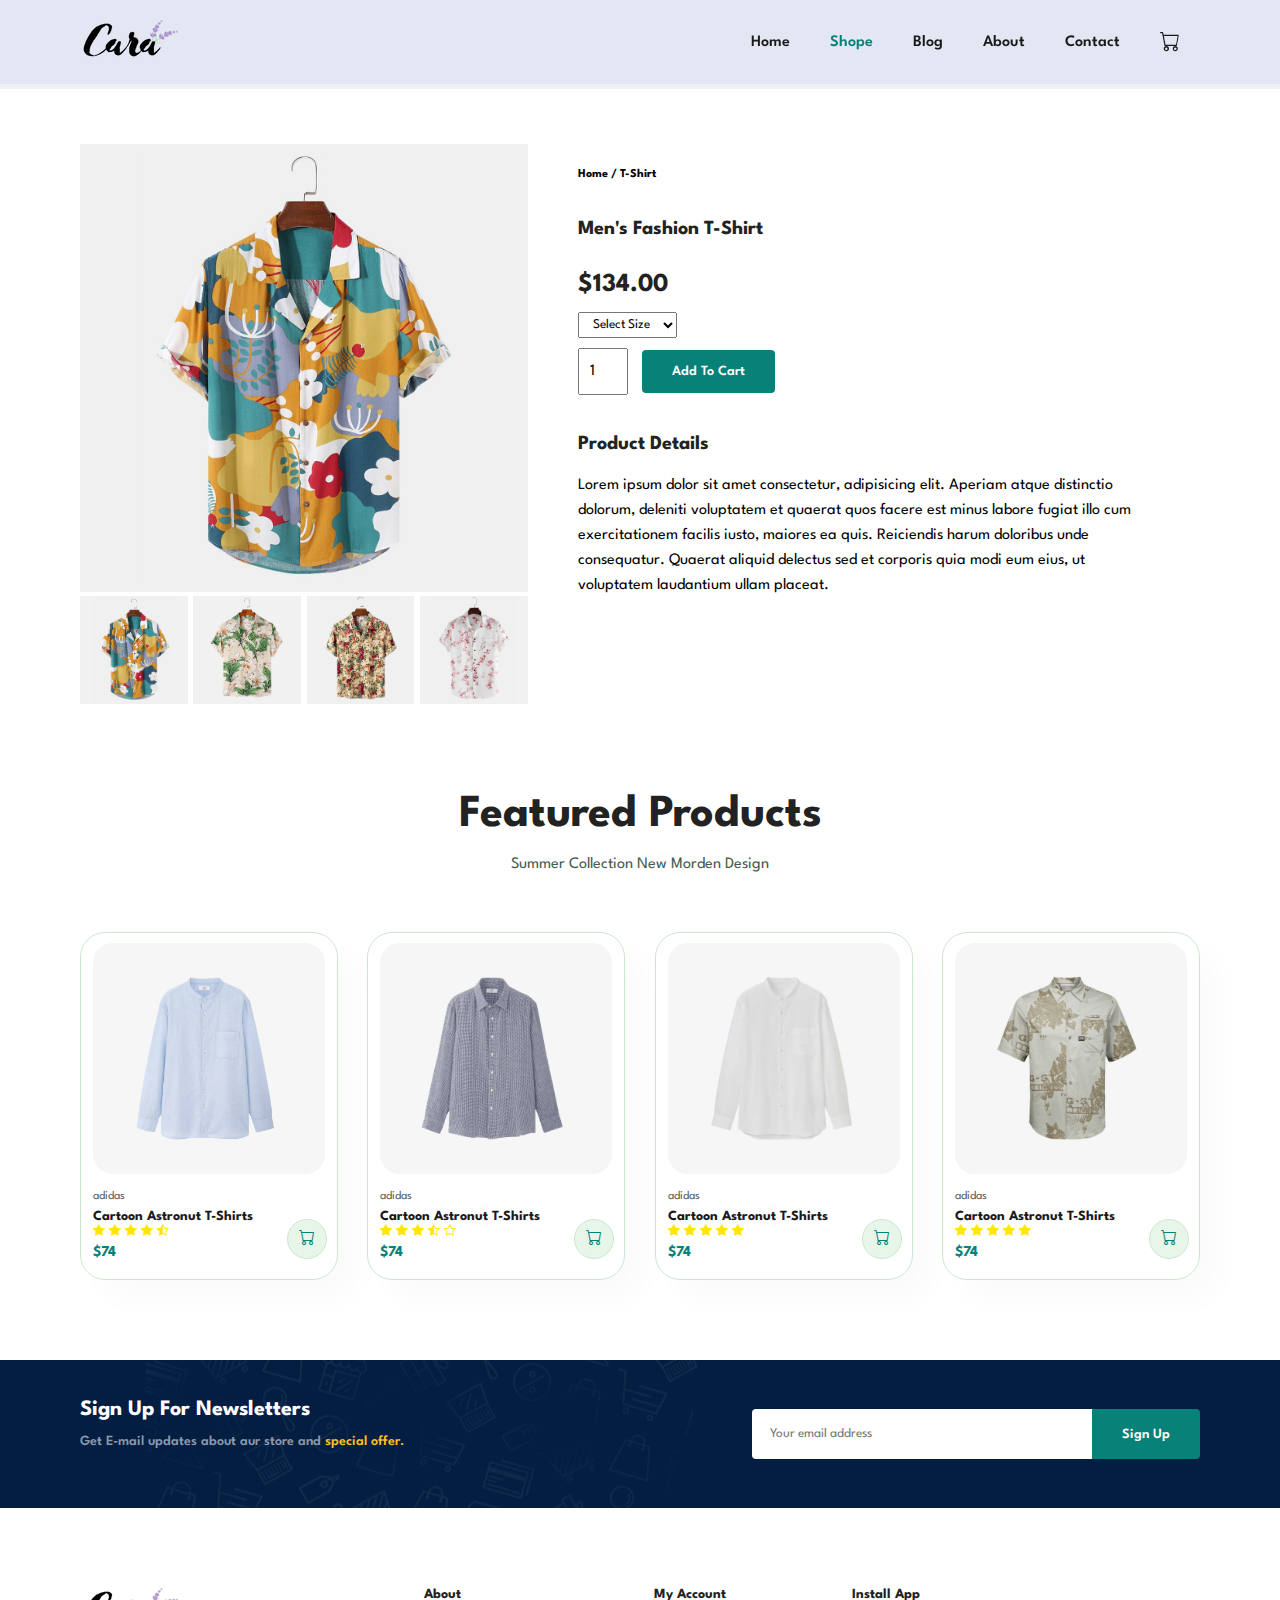
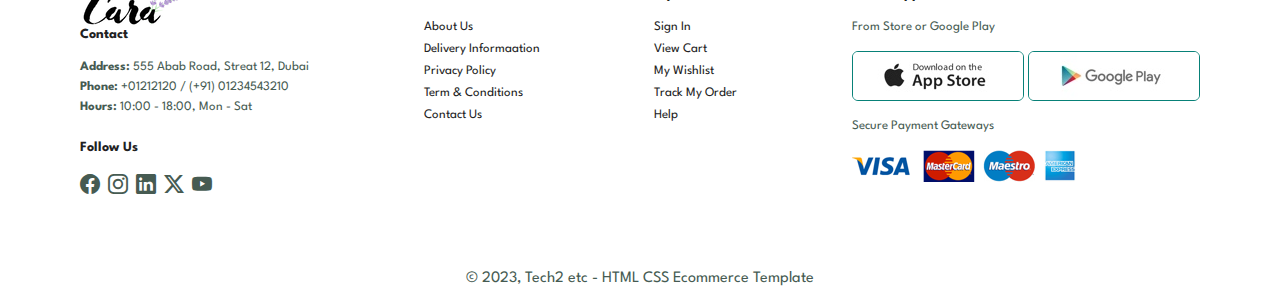
<file: sproduct.html>
<!DOCTYPE html>
<html lang="en">

    <head>
        <meta charset="UTF-8">
        <meta http-equiv="X-UA-Compatible" content="IE=edge">
        <meta name="viewport" content="width=device-width, initial-scale=1.0">
        <title>shop</title>
        <link rel="stylesheet" href="https://cdn.jsdelivr.net/npm/bootstrap-icons@1.11.3/font/bootstrap-icons.min.css">
        <link rel="stylesheet" href="style.css">
    </head>

    <body>

        <section class="header">
            <a href=""><img src="img/logo.png" class="logo" alt="img"></a>
            <div>
                <ul class="navbar">
                    <li><a href="">Home</a></li>
                    <li><a class="active" href="shop.html">Shope</a></li>
                    <li><a href="blog.html">Blog</a></li>
                    <li><a href="about.html">About</a></li>
                    <li><a href="contact.html">Contact</a></li>
                    <li><a href="hcome"><i class="bi bi-cart cartt"></i></a></li>
                </ul>
            </div>
            <div class="mobile">
                <a href="hcome"><i class="bi bi-cart cartt"></i></a>
                <i id="bar" class="bi bi-list"></i>
            </div>
        </section>

        <section class="prodetails section-p1">
            <div class="single-pro-img">
                <img src="img/products/f1.jpg" width="100%" id="mainimg" alt="">
                <div class="small-img-group">
                    <div class="small-img-col">
                        <img src="img/products/f1.jpg" width="100%" class="small-img" alt="">
                    </div>
                    <div class="small-img-col">
                        <img src="img/products/f2.jpg" width="100%" class="small-img" alt="">
                    </div>
                    <div class="small-img-col">
                        <img src="img/products/f3.jpg" width="100%" class="small-img" alt="">
                    </div>
                    <div class="small-img-col">
                        <img src="img/products/f4.jpg" width="100%" class="small-img" alt="">
                    </div>
                </div>
            </div>

            <div class="single-pro-details">
                <h6>Home / T-Shirt</h6>
                <h4>Men's Fashion T-Shirt</h4>
                <h2>$134.00</h2>
                <select>
                    <option >Select Size</option>
                    <option >XL</option>
                    <option >Large</option>
                    <option >Medium</option>
                    <option >Small</option>
                </select>
                <input type="number" value="1">
                <button class="normal">Add To Cart</button>
                <h4>Product Details</h4>
                <span>Lorem ipsum dolor sit amet consectetur, adipisicing elit. Aperiam atque distinctio dolorum, deleniti voluptatem et quaerat quos facere est minus labore fugiat illo cum exercitationem facilis iusto, maiores ea quis. Reiciendis harum doloribus unde consequatur. Quaerat aliquid delectus sed et corporis quia modi eum eius, ut voluptatem laudantium ullam placeat.</span>
            </div>
        </section>
        <section class="product1 section-p1">
            <h2>Featured Products</h2>
            <p>Summer Collection New Morden Design</p>
            <div class="pro-container">
                <div class="pro">
                    <img src="img/products/n1.jpg" alt="img">
                    <div class="des">
                        <span>adidas</span>
                        <h5>Cartoon Astronut T-Shirts</h5>
                        <div class="star">
                            <i class="bi bi-star-fill"></i>
                            <i class="bi bi-star-fill"></i>
                            <i class="bi bi-star-fill"></i>
                            <i class="bi bi-star-fill"></i>
                            <i class="bi bi-star-half"></i>
                            
                        </div>
                        <h4>$74</h4>
                    </div>
                    <a href="#"><i class="bi bi-cart cartt"></i></a>
                </div>
                <div class="pro">
                    <img src="img/products/n2.jpg" alt="img">
                    <div class="des">
                        <span>adidas</span>
                        <h5>Cartoon Astronut T-Shirts</h5>
                        <div class="star">
                            <i class="bi bi-star-fill"></i>
                            <i class="bi bi-star-fill"></i>
                            <i class="bi bi-star-fill"></i>
                            <i class="bi bi-star-half"></i>
                            <i class="bi bi-star"></i>
                            
                        </div>
                        <h4>$74</h4>
                    </div>
                    <a href="#"><i class="bi bi-cart cartt"></i></a>
                </div>
                <div class="pro">
                    <img src="img/products/n3.jpg" alt="img">
                    <div class="des">
                        <span>adidas</span>
                        <h5>Cartoon Astronut T-Shirts</h5>
                        <div class="star">
                            <i class="bi bi-star-fill"></i>
                            <i class="bi bi-star-fill"></i>
                            <i class="bi bi-star-fill"></i>
                            <i class="bi bi-star-fill"></i>
                            <i class="bi bi-star-fill"></i>
                            
                            
                        </div>
                        <h4>$74</h4>
                    </div>
                    <a href="#"><i class="bi bi-cart cartt"></i></a>
                </div>
                <div class="pro">
                    <img src="img/products/n4.jpg" alt="img">
                    <div class="des">
                        <span>adidas</span>
                        <h5>Cartoon Astronut T-Shirts</h5>
                        <div class="star">
                            <i class="bi bi-star-fill"></i>
                            <i class="bi bi-star-fill"></i>
                            <i class="bi bi-star-fill"></i>
                            <i class="bi bi-star-fill"></i>
                            <i class="bi bi-star-fill"></i>
                            
                        </div>
                        <h4>$74</h4>
                    </div>
                    <a href="#"><i class="bi bi-cart cartt"></i></a>
                </div>
                
            </div>
        </section>

        <section class="newsletter section-p1 section-m1">
            <div class="newstext">
                <h4>Sign Up For Newsletters</h4>
                <p>Get E-mail updates about aur store and  <span>special offer.</span></p>
            </div>
            <div class="form">
                <input type="text" placeholder="Your email address" id="">
                <button class="normal">Sign Up</button>
            </div>
        </section>

        <footer class="section-p1">
            <div class="col">
                <img src="img/logo.png" alt="">
                <h4>Contact</h4>
                <p><strong>Address:</strong> 555 Abab Road, Streat 12, Dubai</p>
                <p><strong>Phone:</strong> +01212120 / (+91) 01234543210</p>
                <p><strong>Hours:</strong> 10:00 - 18:00, Mon - Sat</p>
                <div class="follow">
                    <h4>Follow Us</h4>
                    <div class="icon">
                        <i class="bi bi-facebook"></i>
                        <i class="bi bi-instagram"></i>
                        <i class="bi bi-linkedin"></i>
                        <i class="bi bi-twitter-x"></i>
                        <i class="bi bi-youtube"></i>
                    </div>
                </div>
            </div>

            <div class="col">
                <h4>About</h4>
                <a href="">About Us</a>
                <a href="">Delivery Informaation</a>
                <a href="">Privacy Policy</a>
                <a href="">Term & Conditions</a>
                <a href="">Contact Us</a>
            </div>

            <div class="col">
                <h4>My Account</h4>
                <a href="">Sign In</a>
                <a href="">View Cart</a>
                <a href="">My Wishlist</a>
                <a href="">Track My Order</a>
                <a href="">Help</a>
            </div>

            <div class="col install">
                <h4>Install App</h4>
                <p>From Store or Google Play</p>
                <div class="row">
                    <img src="img/pay/app.jpg" alt="">
                    <img src="img/pay/play.jpg" alt="">
                </div>
                <p>Secure Payment Gateways</p>
                <img src="img/pay/pay.png" alt="">
            </div>

        </footer>
        <div class="copyright">
            <p>&copy 2023, Tech2 etc - HTML CSS Ecommerce Template</p>
        </div>

        <script>
            let MainImg = document.getElementById("mainimg")
            let smallimg = document.getElementsByClassName("small-img")

            smallimg[0].onclick = function(){
                MainImg.src = smallimg[0].src;
            }
            smallimg[1].onclick = function(){
                MainImg.src = smallimg[1].src;
            }
            smallimg[2].onclick = function(){
                MainImg.src = smallimg[2].src;
            }
            smallimg[3].onclick = function(){
                MainImg.src = smallimg[3].src;
            }
        </script>

        <script src="script.js"></script>
    </body>

</html>
</file>
<file: style.css>
@import url("https://fonts.googleapis.com/css2?family=Spartan:wght@100;200;300;400;500;600;700;800;900&display=swap");
* {
  margin: 0;
  padding: 0;
  box-sizing: border-box;
  font-family: "Spartan", sans-serif;
}

html {
  scroll-behavior: smooth;
}

/* Global Styles */

h1 {
  font-size: 50px;
  line-height: 64px;
  color: #222;
}

h2 {
  font-size: 46px;
  line-height: 54px;
  color: #222;
}

h4 {
  font-size: 20px;
  color: #222;
}

h6 {
  font-weight: 700;
  font-size: 12px;
}

p {
  font-size: 16px;
  color: #465b52;
  margin: 15px 0 20px 0;
}

.section-p1 {
  padding: 40px 80px;
}

.section-m1 {
  margin: 40px 0;
}

button.normal{
  font-size: 14px;
  font-weight: 600;
  padding: 15px 30px;
  color: #000;
  border-radius: 4px;
  background-color: #fff;
  cursor: pointer;
  border: none;
  outline: none;
  transition: 0.2s;
}

button.white{
  font-size: 13px;
  font-weight: 600;
  padding: 11px 18px;
  color: #ffffff;
  background-color: transparent;
  cursor: pointer;
  border: 1px solid white;
  outline: none;
  transition: 0.2s;
}

body {
  width: 100%;
}

.header{
  display: flex;
  justify-content: space-between;
  align-items: center;
  padding: 20px 80px;
  background: #E3E6F3;
  box-shadow: 0 5px rgb(0, 0,0,0.06);
  z-index: 999;
  position: sticky;
  top: 0;
  left: 0;
}

.navbar{
  display: flex;
  align-items: center;
  justify-content: center;
}

.navbar li{
  list-style: none;
  padding: 0 20px;
  position: relative;
}

.navbar li a{
  text-decoration: none;
  font-size: 16px;
  font-weight: 600;
  color: #1a1a1a;
}
.navbar li a i{
  font-size: 20px;
}
.navbar .active{
  color: #088178;
}

.mobile{
  display: none;
}

.navbar li a:hover {
  color: #088178;
}

.close{
  display: none;
}

.hero{
  background-image: url(img/hero4.png);
  height: 90vh;
  width: 100%;
  background-size: cover;
  background-position: top 25% right 0;
  padding: 0 80px;
  display: flex;
  flex-direction: column;
  align-items: flex-start;
  justify-content: center;
  text-shadow: 0px 0px 2px #E3E6F3;
}
.hero h4{
  padding-bottom: 15px;
}
.hero h1{
  color: #088178;
}
.hero button{
  background-image: url(img/button.png);
  background-color: transparent;
  color: #088178;
  border: 0;
  padding: 14px 80px 14px 65px;
  background-repeat: no-repeat;
  cursor: pointer;
  font-weight: 700;
  font-size: 15px;
}

.feature{
  display: flex;
  align-items: center;
  justify-content: space-between;
  flex-wrap: wrap;
}

.feature .fe-box{
  width: 180px;
  text-align: center;
  padding: 25px 15px;
  box-shadow: 20px 20px 34px rgba(0, 0,0,0.05);
  border: 1px solid #cce7d0;
  border-radius: 4px;
  margin: 15px 0;
}

.feature .fe-box:hover{
  box-shadow: 5px 5px 50px rgba(0, 0,0,0.2);
}

.feature .fe-box h6{
  padding: 9px 8px 6px 8px;
  line-height: 1;
  border-radius: 4px;
  color: #088178;
  background-color: #fddde4;
  display: inline-block;
}
.feature .fe-box img{
  width: 100%;
  margin-bottom: 10px;
}

.feature .fe-box:nth-child(2) h6{
  background-color: #cdebbc;
}
.feature .fe-box:nth-child(4) h6{
  background-color: #cdebbc;
}
.feature .fe-box:nth-child(6) h6{
  background-color: #cdebbc;
}

.product1{
  text-align: center;

}

.product1 .pro-container{
  display: flex;
  justify-content: space-between;
  padding-top: 20px;
  flex-wrap: wrap;
}

.product1 .pro{
  width: 23%;
  min-width: 250px;
  margin-top: 20px;
  padding: 10px 12px;
  border: 1px solid #cce7d0;
  border-radius: 25px;
  cursor: pointer;
  box-shadow: 20px 20px 30px rgba(0, 0,0,0.02);
  position: relative;
}

.product1 .pro img{
  width: 100%;
  border-radius: 20px;
}

.product1 .pro .des{
  text-align: start;
  padding: 10px 0;

}

.product1 .pro .des span{
  color: #606063;
  font-size: 12px;
}

.product1 .pro .des h5{
  padding-top: 7px;
  color: #1a1a1a;
  font-size: 14px;
}

.product1 .pro .des i{
  font-size: 12px;
  color: rgb(255, 230, 0);
}

.product1 .pro .des h4{
  padding-top: 7px;
  font-size: 15px;
  font-weight: 700px;
  color: #088178;
}

.product1 .pro .cartt{
  width: 40px;
  height: 40px;
  line-height: 40px;
  border-radius: 50px;
  font-weight: 500;
  color: #088178;
  background-color: #e8f6ea;
  border: 1px solid #cce7d0;
  position: absolute;
  bottom: 20px;
  right: 10px;
}

.banner{
  display: flex;
  flex-direction: column;
  justify-content: center;
  align-items: center;
  text-align: center;
  background-image: url(img/banner/b2.jpg);
  width: 100%;
  height: 40vh;
  background-size: cover;
  background-position: center;
}

.banner h4{
  color: #fff;
  font-size: 16px;
}
.banner h2{
  color: #fff;
  font-size: 30px;
  padding: 10px 0;
  
}
.banner h2 span{
  color: #ef3636;

}

.banner button:hover{
  background-color: #088178;
  color: #fff;
}

.sm-banner{
  display: flex;
  justify-content: space-between;
  flex-wrap: wrap;
}

.sm-banner .banner-box{
  display: flex;
  flex-direction: column;
  justify-content: center;
  align-items: flex-start;
  text-align: center;
  background-image: url(img/banner/b17.jpg);
  min-width: 580px;
  height: 50vh;
  background-size: cover;
  background-position: center;
  padding: 30px;
}

.sm-banner .banner-box2{
  background-image: url(img/banner/b10.jpg);
}

.sm-banner h4{
  color: #fff;
  font-size: 20px;
  font-weight: 300;
}
.sm-banner h2{
  color: #fff;
  font-size: 28px;
  font-weight: 800;
}

.sm-banner span{
  color: #fff;
  font-size: 14px;
  font-weight: 500;
  padding-bottom: 15px;
}

.sm-banner .banner-box:hover button{
  background-color: #088178;
  border: 1px solid #088178;
}

.banner3 .banner-box{
  display: flex;
  flex-direction: column;
  justify-content: center;
  align-items: flex-start;
  text-align: center;
  background-image: url(img/banner/b7.jpg);
  min-width: 30%;
  height: 50vh;
  background-size: cover;
  background-position: center;
  padding: 20px;
  margin-bottom: 20px;
}

.banner3 .banner-box2{
  background-image: url(img/banner/b4.jpg);
}
.banner3 .banner-box3{
  background-image: url(img/banner/b18.jpg);
}
.banner3{
  display: flex;
  justify-content: space-between;
  flex-wrap: wrap;
  padding: 0 80px;
}
.banner3 h2{
  color: #fff;
  font-weight: 900;
  font-size: 22px;
}
.banner3 h3{
  color: #ec544e;
  font-weight: 800;
  font-size: 15px;
}

.newsletter{
  display: flex;
  justify-content: space-between;
  flex-wrap: wrap;
  align-items: center;
  background-image: url(img/banner/b14.png);
  background-repeat: no-repeat;
  background-position: 20% 30%;
  background-color: #041e42;
}

.newsletter h4{
  font-size: 22px;
  font-weight: 700;
  color: #fff;
}
.newsletter p{
  font-size: 14px;
  font-weight: 600;
  color: #8b98a9;
}
.newsletter p span{
  color: #ffbd27;
}

.newsletter .form{
  display: flex;
  width: 40%;
}

.newsletter input{
  height: 3.125rem;
  padding: 0 1.25em;
  width: 100%;
  border: 1px solid transparent;
  border-radius: 4px;
  outline: none;
  border-top-right-radius: 0;
  border-bottom-right-radius: 0;
}

.newsletter button{
  background-color: #088178;
  color: #fff;
  white-space: nowrap;
  border-bottom-left-radius: 0;
  border-top-left-radius: 0;
}

footer{
  display: flex;
  flex-wrap: wrap;
  justify-content: space-between;
}
 
footer .col{
  display: flex;
  flex-direction: column;
  align-items: flex-start;
  margin-bottom: 0;
}

footer .logo{
  margin-bottom: 30px;
}

footer h4{
  font-size: 14px;
  padding-bottom: 20px;
}
footer p{
  font-size: 13px;
  margin: 0 0 8px 0;
}

footer a{
  font-size: 13px;
  text-decoration: none;
  color: #222;
  transition: all .2s ease-in-out; 
  margin-bottom: 10px;
}

footer .follow{
  margin:20px 0 20px 0;
}

footer .follow i{
  color: #465b52;
  padding-right: 4px;
  cursor: pointer;
}

footer .install .row img{
 border: 1px solid #088178;
 border-radius: 6px;
}

footer .install img{
  margin: 10px 0 15px 0;
}
.icon i{
  font-size: 20px;
}

footer .follow i:hover,
footer a:hover{
  color: #088178;
  transform: scale(1.01);

}

.copyright{
  width: 100%;
  text-align: center;
}

.page-header{
  background-image: url("img/banner/b1.jpg");
  width: 100%;
  height: 40vh;
  background-size: cover;
  display: flex;
  flex-direction: column;
  justify-content: center;
  text-align: center;
}

.page-header h2,
.page-header p{
  color: #fff;
}

.pagination{
  text-align: center;
}

.pagination a{
  text-decoration: none;
  background-color: #088178;
  padding: 15px 20px;
  color: #fff;
  font-weight: 600;
}

.prodetails{
  display: flex;
  margin-top: 20px;
}
.prodetails .single-pro-img{
  width: 40%;
  margin-right: 50px;
}

.small-img-group{
  display: flex;
  justify-content: space-between;
}

.small-img-col{
  flex-basis: 24%;
  cursor: pointer;
}

.prodetails .single-pro-details{
  width: 50%;
  padding-top: 25px;

}

.prodetails .single-pro-details h4{
  padding: 40px 0 20px 0;
}

.prodetails .single-pro-details h2{
  font-size: 26px;
}

.prodetails .single-pro-details select{
  display: block;
  padding: 5px 10px;
  margin-bottom: 10px;
}

.prodetails .single-pro-details input{
  width: 50px;
  height: 47px;
  padding-left: 10px;
  font-size: 16px;
  margin-right: 10px;
}

.prodetails .single-pro-details button{
  background: #088178;
  color: #fff;
}

.prodetails .single-pro-details span{
  line-height: 25px;
}

.blog-header{
  background-image: url(img/banner/b19.jpg);
}

.blog{
  padding: 150px 150px 0 150px;
}
.blog .blog-box{
  display: flex;
  align-items: center;
  width: 100%;
  position: relative;
  padding-bottom: 90px;
}
.blog .blog-img{
  width: 50%;
  margin-right: 40px;
}

.blog img{
  width: 100%;
  height: 300px;
  object-fit: cover;
}

.blog .blog-details{
  width: 50%;
}

.blog .blog-details a{
  text-decoration: none;
  font-size: 11px;
  color: rgba(0, 0, 0, 0.649);
  font-weight: 750;
}

.blog h1{
  position: absolute;
  top: -47px;
  left: 0;
  font-size: 70px;
  font-weight: 700;
  color: #c9cbce;
  z-index: -5;

}

.about-header{
  background-image: url(img/about/banner.png);
}

.about-head{
  display: flex;
  align-items: center;
}
.about-head img{
  width: 50%;
  height: auto;
}

.about-head div{
  padding-left: 40px;
}

.about-app{
  text-align: center;
}
.about-app .video{
  width: 70%;
  height: 100%;
  margin: 30px auto 0 auto;
}

.about-app .video video{
  width: 100%;
  height: 100%;
  border-radius: 20px;
}

.contact-details{
  display: flex;
  align-items: center;
  justify-content: space-between;
}

.contact-details .details{
  width: 40%;
}
.contact-details .details span,
.form-details form{
  font-size: 12px;
}
.contact-details .details h2,
.form-details form h2{
  font-size: 26px;
  line-height: 35px;
  padding: 20px 0;
}
.contact-details .details h3{
  font-size: 16px;
  padding-bottom: 15px;
}
.contact-details .details li{
  list-style: none;
  display: flex;
  padding: 10px 0;
}
.contact-details .details li i{
  font-size: 14px;
  padding-right: 22px;
}
.contact-details .details li p{
  margin: 0;
  font-size: 15px;
}
.contact-details .map{
  width: 55%;
  height: 400px;
}
.contact-details .map iframe{
  width: 100%;
  height: 100%;
}
.form-details {
  display: flex;
  justify-content: space-between;
  margin: 30px;
  padding: 80px;
  border: 1px solid #e1e1e1;
}
.form-details form{
  width: 65%;
  display: flex;
  flex-direction: column;
  align-items: flex-start;
}
.form-details form input,
.form-details form textarea{
  width: 100%;
  padding: 12px 15px;
  outline: none;
  margin-bottom: 20px;
  border: 1px solid #e1e1e1;
}
.form-details form button{
  background-color: #088178;
  color: white;
}
.form-details .people div{
  padding-bottom: 25px;
  display: flex;
  align-items: flex-start;
}
.form-details .people div img{
  width: 65px;
  height: 65px;
  object-fit: cover;
  margin-right: 15px;
}
.form-details .people div p{
  margin: 0;
  font-size: 13px;
  line-height: 25px;
}
.form-details .people div p span{
  display: block;
  font-size: 16px;
  font-weight: 600;
  color: #000;
}








@media (max-width:799px){
  .navbar{
    display: flex;
    flex-direction: column;
    align-items: flex-start;
    justify-content: flex-start;
    position: fixed;
    top: 0;
    right: -300px;
    height: 100vh;
    width: 300px;
    background-color: #E3E6F3;
    box-shadow: 0 40px 60px rgba(0, 0,0,0.1);
    padding:80px 0 0 10px ;
    transition: 0.3s;
  }
  .active{
    right: 0px;
  }
  .navbar li{
    margin-bottom: 25px;
  }
  .mobile{
    display: flex;
    align-items: center;
  }
  .mobile i{
    color: #000;
    font-size: 24px;
    padding-left: 20px;
  }

  /* contact page  */
  .form-details{
    padding: 40px;
  }
  .form-details form{
    width: 50%;
  }
  .close{
    display: initial;
    position: absolute;
    top: 30px;
    left: 30px;
    color: black;
    font-size: 24px;
    font-weight: 600;
  }
}



@media (max-width:477px) {

  .newsletter .form{
    width: 100%;
  }
  .prodetails{
    display: flex;
    flex-direction: column;
  }
  .prodetails .single-pro-img{
    width: 100%;
    margin-right: 0;

  }
  .prodetails .single-pro-details{
    width: 100%;
  }

  /* blog page */

  .blog{
    padding: 100px 20px 0 20px;
  }
  .blog .blog-box{
    display: flex;
    flex-direction: column;
    align-items: flex-start;
  }
  .blog .blog-img{
    width: 100%;
    margin-right: 0;
    margin-bottom: 30px;
  }
  .blog .blog-details{
    width: 100%;
  }

  /* about  */
  .about-head{
    flex-direction: column;
  }
  .about-head img{
    width: 100%;
    margin-bottom: 20px;
  }
  .about-head div{
    padding-left: 0px;
  }
  .about-app .video{
    width: 100%;
  }

  /* contact page */

  .contact-details{
    flex-direction: column;
  }
  .contact-details .details{
    width: 100%;
    margin-bottom: 30px;
  }
  .contact-details .map{
    width: 100%;
  }
  .form-details{
    margin: 10px;
    padding: 30px 10px;
    flex-wrap: wrap;
  }
  .form-details form{
    width: 100%;
    margin-bottom: 30px;
  }
}
</file>
